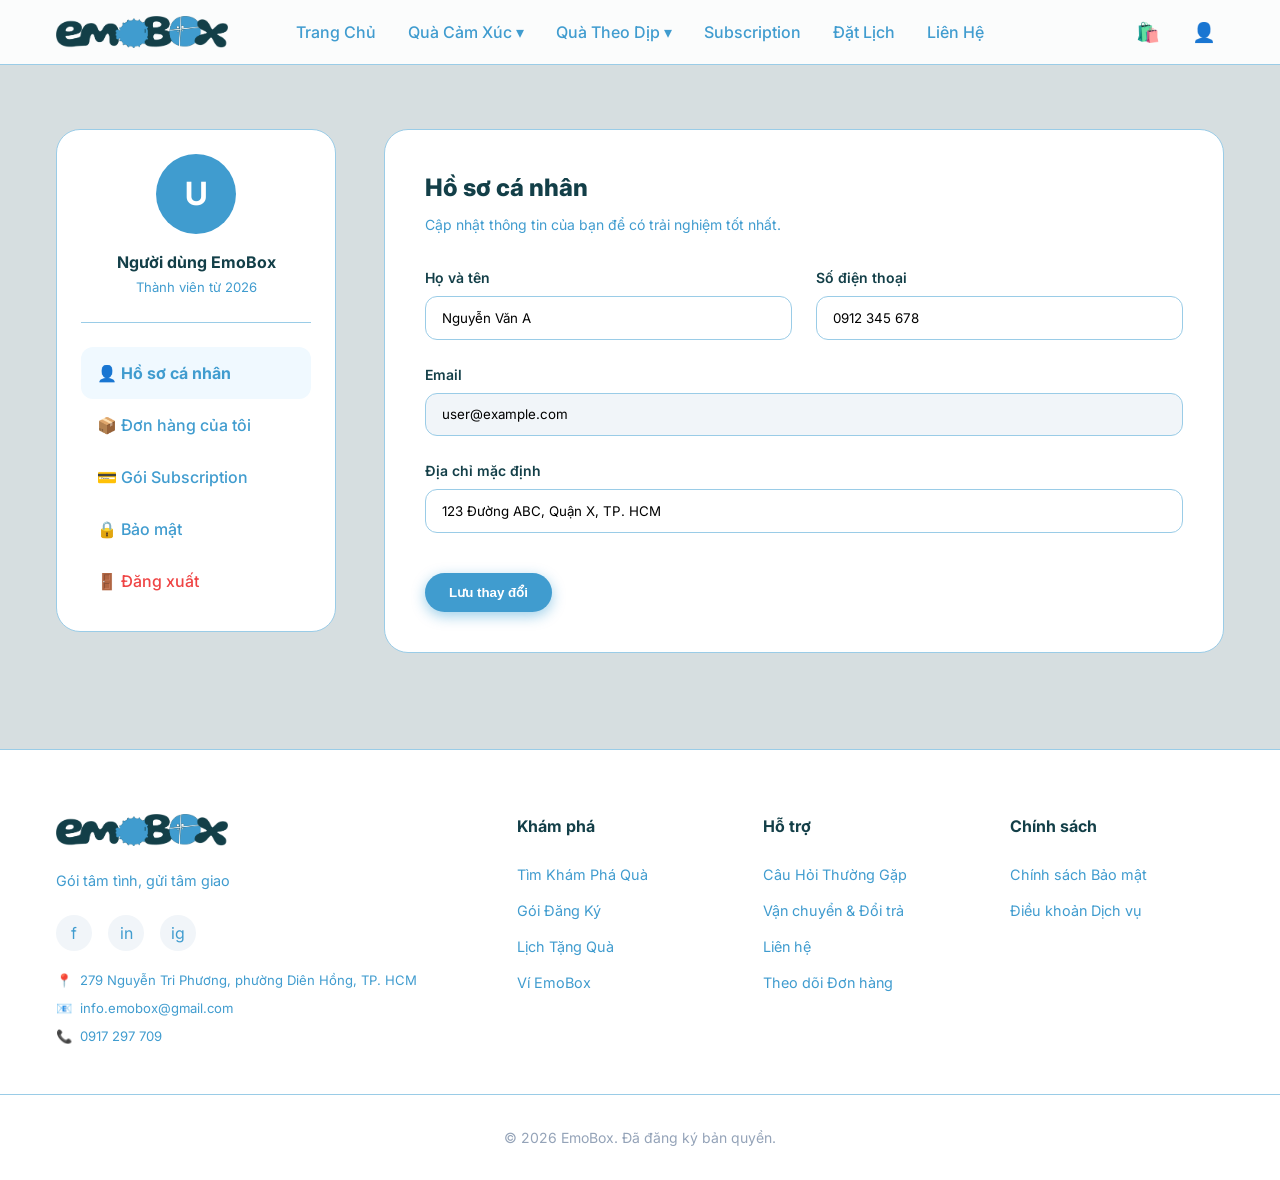
<file: account.html>
<!DOCTYPE html>
<html lang="vi">
<head>
  <meta charset="UTF-8" />
  <meta name="viewport" content="width=device-width, initial-scale=1.0" />
  <title>Tài Khoản - EmoBox</title>
  <link rel="preconnect" href="https://fonts.googleapis.com" />
  <link rel="preconnect" href="https://fonts.gstatic.com" crossorigin />
  <link href="https://fonts.googleapis.com/css2?family=Playfair+Display:ital,wght@0,700;1,400&family=Inter:wght@400;500;600;700&display=swap" rel="stylesheet" />
  <link rel="stylesheet" href="style.css" />
  <style>
    .account-container { padding-top: 4rem; padding-bottom: 6rem; }
    .account-layout { display: grid; grid-template-columns: 280px 1fr; gap: 3rem; }
    
    .account-sidebar { background: white; border-radius: 24px; border: 1px solid var(--border); padding: 1.5rem; height: fit-content; }
    .sidebar-user { text-align: center; padding-bottom: 1.5rem; border-bottom: 1px solid var(--border); margin-bottom: 1.5rem; }
    .user-avatar-lg { width: 80px; height: 80px; background: var(--primary); color: white; border-radius: 50%; display: flex; align-items: center; justify-content: center; font-size: 2rem; font-weight: 700; margin: 0 auto 1rem; }
    
    .sidebar-nav { list-style: none; }
    .sidebar-nav-item { padding: 0.875rem 1rem; border-radius: 12px; cursor: pointer; transition: 0.2s; color: var(--text-muted); font-weight: 500; display: flex; align-items: center; gap: 0.75rem; }
    .sidebar-nav-item:hover { background: #f8fafc; color: var(--text-main); }
    .sidebar-nav-item.active { background: #f0f9ff; color: var(--primary); font-weight: 700; }
    
    .account-content { background: white; border-radius: 24px; border: 1px solid var(--border); padding: 2.5rem; }
    .content-section { display: none; }
    .content-section.active { display: block; }
    
    .form-grid { display: grid; grid-template-columns: 1fr 1fr; gap: 1.5rem; margin-top: 2rem; }
    .form-group { margin-bottom: 1.5rem; }
    .form-label { display: block; font-size: 0.875rem; font-weight: 600; margin-bottom: 0.5rem; color: var(--text-main); }
    .form-input { width: 100%; padding: 0.8rem 1rem; border: 1px solid var(--border); border-radius: 12px; font-family: inherit; transition: border-color 0.2s; }
    .form-input:focus { outline: none; border-color: var(--primary); }

    @media (max-width: 992px) {
      .account-layout { grid-template-columns: 1fr; }
      .account-sidebar { display: flex; overflow-x: auto; padding: 1rem; gap: 1rem; }
      .sidebar-user { display: none; }
      .sidebar-nav { display: flex; gap: 0.5rem; }
      .sidebar-nav-item { white-space: nowrap; }
    }
  </style>
</head>
<body>
  <!-- NAVBAR -->
  <nav class="navbar" id="navbar">
    <div class="container nav-inner">
      <a href="index.html" class="nav-logo">
        <img src="Logo.png" alt="EmoBox Logo" style="height: 32px; object-fit: contain;">
      </a>
      <div class="nav-links" id="navLinks">
        <a href="index.html" class="nav-link">Trang Chủ</a>
        <div class="nav-dropdown">
          <a href="emotion-gifts.html" class="nav-link">Quà Cảm Xúc <span class="chevron">▾</span></a>
          <div class="dropdown-menu">
            <a href="emotion-gifts.html?cat=an-ui-dong-vien" class="dropdown-item">An ủi và động viên</a>
            <a href="emotion-gifts.html?cat=xin-loi-lam-hoa" class="dropdown-item">Xin lỗi và làm hòa</a>
            <a href="emotion-gifts.html?cat=tiep-suc-truyen-dong-luc" class="dropdown-item">Tiếp sức và truyền động lực</a>
            <a href="emotion-gifts.html?cat=yeu-thuong-quan-tam" class="dropdown-item">Yêu thương và quan tâm</a>
            <a href="emotion-gifts.html?cat=chuc-mung-an-mung" class="dropdown-item">Chúc mừng và ăn mừng</a>
            <a href="emotion-gifts.html?cat=healing-self-care" class="dropdown-item">Healing & Self-care</a>
          </div>
        </div>
        <div class="nav-dropdown">
          <a href="occasion-gifts.html" class="nav-link">Quà Theo Dịp <span class="chevron">▾</span></a>
          <div class="dropdown-menu">
            <a href="occasion-gifts.html?cat=tet" class="dropdown-item">Tết</a>
            <a href="occasion-gifts.html?cat=valentine" class="dropdown-item">Valentine</a>
            <a href="occasion-gifts.html?cat=8-3-20-10" class="dropdown-item">8/3 + 20/10</a>
            <a href="occasion-gifts.html?cat=trung-thu" class="dropdown-item">Trung Thu</a>
            <a href="occasion-gifts.html?cat=20-11" class="dropdown-item">20/11</a>
            <a href="occasion-gifts.html?cat=noel" class="dropdown-item">Noel</a>
          </div>
        </div>
        <a href="plans.html" class="nav-link">Subscription</a>
        <a href="calendar.html" class="nav-link">Đặt Lịch</a>
        <a href="contact.html" class="nav-link">Liên Hệ</a>
      </div>
      <div class="nav-actions">
        <a href="cart.html" class="btn-icon" id="cartBtn" title="Giỏ hàng">
          🛍️
          <span class="cart-badge" id="cartBadge">0</span>
        </a>
        <button class="btn-icon" onclick="toggleUserMenu()" id="userBtn" title="Tài khoản">👤</button>
        <div class="user-menu" id="userMenu">
          <div class="user-menu-header">
            <div class="user-avatar-sm">U</div>
            <div>
              <p class="user-name">Tài Khoản</p>
              <p class="user-sub">Xem thông tin của bạn</p>
            </div>
          </div>
          <div class="user-menu-body">
            <a href="account.html" class="user-menu-item active">📋 Hồ sơ</a>
            <a href="cart.html" class="user-menu-item">📦 Đơn hàng</a>
            <a href="plans.html" class="user-menu-item">💳 Subscription</a>
            <a href="calendar.html" class="user-menu-item">📅 Lịch tặng quà</a>
            <a href="wallet.html" class="user-menu-item">💰 Ví EmoBox</a>
          </div>
        </div>
        <button class="hamburger" id="hamburger" onclick="toggleNav()">☰</button>
      </div>
    </div>
  </nav>

  <main class="container account-container">
    <div class="account-layout">
      <aside class="account-sidebar">
        <div class="sidebar-user">
          <div class="user-avatar-lg" id="userInitial">U</div>
          <h4 id="userNameDisplay">Người dùng EmoBox</h4>
          <p class="section-subtitle" style="font-size: 0.82rem; margin-top: 0.25rem;">Thành viên từ 2026</p>
        </div>
        <ul class="sidebar-nav">
          <li class="sidebar-nav-item active" onclick="switchTab('profile', this)">👤 Hồ sơ cá nhân</li>
          <li class="sidebar-nav-item" onclick="switchTab('orders', this)">📦 Đơn hàng của tôi</li>
          <li class="sidebar-nav-item" onclick="switchTab('subscription', this)">💳 Gói Subscription</li>
          <li class="sidebar-nav-item" onclick="switchTab('security', this)">🔒 Bảo mật</li>
          <li class="sidebar-nav-item" style="color: #ef4444;" onclick="handleLogout()">🚪 Đăng xuất</li>
        </ul>
      </aside>

      <div class="account-content">
        <!-- Profile Section -->
        <section id="profile" class="content-section active">
          <h2 style="margin-bottom: 0.5rem; font-weight: 800;">Hồ sơ cá nhân</h2>
          <p style="color: var(--text-muted); font-size: 0.875rem;">Cập nhật thông tin của bạn để có trải nghiệm tốt nhất.</p>
          
          <div class="form-grid">
            <div class="form-group">
              <label class="form-label">Họ và tên</label>
              <input type="text" class="form-input" id="profileName" value="Nguyễn Văn A">
            </div>
            <div class="form-group">
              <label class="form-label">Số điện thoại</label>
              <input type="tel" class="form-input" id="profilePhone" value="0912 345 678">
            </div>
          </div>
          
          <div class="form-group">
            <label class="form-label">Email</label>
            <input type="email" class="form-input" id="profileEmail" value="user@example.com" readonly style="background: #f1f5f9; cursor: not-allowed;">
          </div>
          
          <div class="form-group">
            <label class="form-label">Địa chỉ mặc định</label>
            <input type="text" class="form-input" id="profileAddress" value="123 Đường ABC, Quận X, TP. HCM">
          </div>
          
          <button class="btn btn-primary" onclick="saveProfile()" style="margin-top: 1rem;">Lưu thay đổi</button>
        </section>

        <!-- Orders Section -->
        <section id="orders" class="content-section">
          <h2 style="margin-bottom: 2rem; font-weight: 800;">Đơn hàng của tôi</h2>
          <div style="text-align: center; padding: 4rem 0;">
            <p style="color: var(--text-muted); font-size: 1rem;">Bạn chưa có đơn hàng nào.</p>
            <a href="index.html" class="btn btn-ghost" style="margin-top: 1rem;">Mua sắm ngay</a>
          </div>
        </section>

        <!-- Subscription Section -->
        <section id="subscription" class="content-section">
          <h2 style="margin-bottom: 0.5rem; font-weight: 800;">Gói Subscription</h2>
          <p style="color: var(--text-muted); font-size: 0.875rem; margin-bottom: 2rem;">Quản lý gói thành viên và quyền lợi của bạn.</p>
          
          <div style="background: #f0f9ff; border: 1px solid #bae6fd; padding: 2rem; border-radius: 20px; display: flex; justify-content: space-between; align-items: center;">
            <div>
              <span style="display: inline-block; background: var(--primary); color: white; padding: 0.25rem 0.75rem; border-radius: 999px; font-size: 0.75rem; font-weight: 700; margin-bottom: 0.75rem; text-transform: uppercase;">Gói hiện tại</span>
              <h3 style="color: var(--primary); font-weight: 800; font-size: 1.5rem;" id="currentPlanName">Gói Premium (12 Tháng)</h3>
              <p style="color: #0369a1; font-size: 0.875rem; margin-top: 0.25rem;" id="planExpiryDate">Ngày hết hạn: --</p>
            </div>
            <a href="plans.html" class="btn btn-primary">Nâng cấp ngay</a>
          </div>
          
          <div style="margin-top: 3rem;">
            <h4 style="margin-bottom: 1.25rem; font-weight: 700;">Quyền lợi đang có</h4>
            <ul id="planBenefitsList" style="list-style: none; display: flex; flex-direction: column; gap: 0.85rem;"></ul>
          </div>
        </section>

        <!-- Security Section -->
        <section id="security" class="content-section">
          <h2 style="margin-bottom: 2rem; font-weight: 800;">Bảo mật tài khoản</h2>
          <div class="form-group">
            <label class="form-label">Mật khẩu hiện tại</label>
            <input type="password" class="form-input" placeholder="••••••••">
          </div>
          <div class="form-group">
            <label class="form-label">Mật khẩu mới</label>
            <input type="password" class="form-input" placeholder="Nhập mật khẩu mới">
          </div>
          <div class="form-group">
            <label class="form-label">Xác nhận mật khẩu mới</label>
            <input type="password" class="form-input" placeholder="Nhập lại mật khẩu mới">
          </div>
          <button class="btn btn-primary">Cập nhật mật khẩu</button>
        </section>
      </div>
    </div>
  </main>

  <!-- FOOTER -->
  <footer class="footer">
    <div class="container footer-grid">
      <div class="footer-brand">
        <span class="footer-logo" style="display: block; margin-bottom: 1rem;">
          <img src="Logo.png" alt="EmoBox Logo" style="height: 32px; object-fit: contain;">
        </span>
        <p class="footer-tagline">Gói tâm tình, gửi tâm giao</p>
        <div class="footer-socials">
          <a href="https://www.facebook.com/profile.php?id=61564729661320" target="_blank" class="social-btn">f</a>
          <a href="#" class="social-btn">in</a>
          <a href="#" class="social-btn">ig</a>
        </div>
        <div style="margin-top: 1.25rem; display: flex; flex-direction: column; gap: 0.5rem;">
          <p style="font-size: 0.82rem; color: var(--text-muted); display: flex; align-items: flex-start; gap: 0.5rem;">
            <span>📍</span><span>279 Nguyễn Tri Phương, phường Diên Hồng, TP. HCM</span>
          </p>
          <p style="font-size: 0.82rem; color: var(--text-muted); display: flex; align-items: center; gap: 0.5rem;">
            <span>📧</span><a href="mailto:info.emobox@gmail.com" style="color: var(--text-muted); text-decoration: none;">info.emobox@gmail.com</a>
          </p>
          <p style="font-size: 0.82rem; color: var(--text-muted); display: flex; align-items: center; gap: 0.5rem;">
            <span>📞</span><a href="tel:0917297709" style="color: var(--text-muted); text-decoration: none;">0917 297 709</a>
          </p>
        </div>
      </div>
      <div class="footer-col">
        <h4>Khám phá</h4>
        <ul>
          <li><a href="finder.html">Tìm Khám Phá Quà</a></li>
          <li><a href="plans.html">Gói Đăng Ký</a></li>
          <li><a href="calendar.html">Lịch Tặng Quà</a></li>
          <li><a href="wallet.html">Ví EmoBox</a></li>
        </ul>
      </div>
      <div class="footer-col">
        <h4>Hỗ trợ</h4>
        <ul>
          <li><a href="#">Câu Hỏi Thường Gặp</a></li>
          <li><a href="#">Vận chuyển & Đổi trả</a></li>
          <li><a href="contact.html">Liên hệ</a></li>
          <li><a href="#">Theo dõi Đơn hàng</a></li>
        </ul>
      </div>
      <div class="footer-col">
        <h4>Chính sách</h4>
        <ul>
          <li><a href="#">Chính sách Bảo mật</a></li>
          <li><a href="#">Điều khoản Dịch vụ</a></li>
        </ul>
      </div>
    </div>
    <div class="footer-bottom">
      <p>© 2026 EmoBox. Đã đăng ký bản quyền.</p>
    </div>
  </footer>

  <div class="toast" id="toast"></div>

  <script src="data.js"></script>
  <script src="app.js"></script>
  <script>
    function switchTab(tabId, el) {
      document.querySelectorAll('.content-section').forEach(sec => sec.classList.remove('active'));
      document.getElementById(tabId).classList.add('active');
      
      document.querySelectorAll('.sidebar-nav-item').forEach(item => item.classList.remove('active'));
      el.classList.add('active');
    }

    function initAccount() {
      const user = JSON.parse(localStorage.getItem('emobox_user'));
      if (user) {
        document.getElementById('profileName').value = user.name || '';
        document.getElementById('profileEmail').value = user.email || '';
        document.getElementById('profilePhone').value = user.phone || '';
        document.getElementById('profileAddress').value = user.address || '';
        document.getElementById('userNameDisplay').textContent = user.name || 'Người dùng EmoBox';
        document.getElementById('userInitial').textContent = (user.name || 'U').charAt(0).toUpperCase();

        const planBenefits = {
          'none': [],
          '3-months': [
            'Đặt lịch tặng quà linh hoạt trong suốt 3 tháng',
            'Ưu đãi giảm 5% cho các sản phẩm vào dịp lễ',
            'Miễn phí giao hàng cho tất cả đơn hàng',
            'Truy cập tính năng “Build Your Own Box” để tự thiết kế hộp quà theo nhu cầu'
          ],
          '6-months': [
            'Đặt lịch tặng quà linh hoạt trong suốt 6 tháng',
            'Ưu đãi giảm 7% cho các sản phẩm vào dịp lễ',
            'Miễn phí giao hàng cho tất cả đơn hàng',
            'Truy cập tính năng “Build Your Own Box” để tự thiết kế hộp quà theo nhu cầu'
          ],
          '12-months': [
            'Đặt lịch tặng quà linh hoạt trong suốt 12 tháng',
            'Ưu đãi giảm 10% cho các sản phẩm vào dịp lễ',
            'Miễn phí giao hàng cho tất cả đơn hàng',
            'Truy cập tính năng “Build Your Own Box” để tự thiết kế hộp quà theo nhu cầu'
          ]
        };

        const planPrices = {
          'none': '',
          '3-months': '299.000 đ/gói',
          '6-months': '499.000 đ/gói',
          '12-months': '799.000 đ/gói'
        };

        const benefitsList = document.getElementById('planBenefitsList');
        const benefits = planBenefits[user.plan] || [];
        if (benefits.length > 0) {
          benefitsList.innerHTML = benefits.map(b =>
            `<li style="display: flex; align-items: flex-start; gap: 0.75rem; font-size: 0.9rem;">
              <span style="color: #059669; font-size: 1rem; flex-shrink: 0; margin-top: 0.1rem;">✅</span>
              <span>${b}</span>
            </li>`
          ).join('');
          
          const price = planPrices[user.plan];
          if (price) {
            benefitsList.insertAdjacentHTML('beforebegin', `<p style="font-size: 0.85rem; color: var(--text-muted); margin-bottom: 1rem;">Giá gói: <strong style="color: #0284c7;">${price}</strong></p>`);
          }
        } else {
          benefitsList.innerHTML = '<li style="color: var(--text-muted);">Bạn chưa đăng ký gói nào. <a href="plans.html" style="color: var(--primary);">Xem các gói</a></li>';
        }

        const planNames = {
          'none': 'Chưa đăng ký',
          '3-months': 'Gói Essential (3 Tháng)',
          '6-months': 'Gói Popular (6 Tháng)',
          '12-months': 'Gói Premium (12 Tháng)'
        };
        document.getElementById('currentPlanName').textContent = planNames[user.plan] || 'Chưa đăng ký';

        // Compute expiry date from registeredAt + plan months
        const planMonths = { 'none': 0, '3-months': 3, '6-months': 6, '12-months': 12 };
        const months = planMonths[user.plan] || 0;
        const expiryEl = document.getElementById('planExpiryDate');
        if (months > 0 && user.registeredAt) {
          const reg = new Date(user.registeredAt);
          reg.setMonth(reg.getMonth() + months);
          const day = String(reg.getDate()).padStart(2, '0');
          const month = String(reg.getMonth() + 1).padStart(2, '0');
          const year = reg.getFullYear();
          expiryEl.textContent = `Ngày hết hạn: ${day}/${month}/${year}`;
        } else if (months === 0) {
          expiryEl.textContent = 'Chưa có gói nào hoạt động';
        } else {
          expiryEl.textContent = 'Ngày hết hạn: Không xác định';
        }
      }
    }

    function saveProfile() {
      const user = JSON.parse(localStorage.getItem('emobox_user')) || {};
      user.name = document.getElementById('profileName').value;
      user.phone = document.getElementById('profilePhone').value;
      user.address = document.getElementById('profileAddress').value;
      
      localStorage.setItem('emobox_user', JSON.stringify(user));
      document.getElementById('userNameDisplay').textContent = user.name;
      document.getElementById('userInitial').textContent = user.name.charAt(0).toUpperCase();
      
      showToast('✅ Đã cập nhật hồ sơ thành công!');
    }

    function handleLogout() {
      localStorage.removeItem('emobox_user');
      window.location.href = 'login.html';
    }

    document.addEventListener('DOMContentLoaded', initAccount);
  </script>
</body>
</html>
</file>
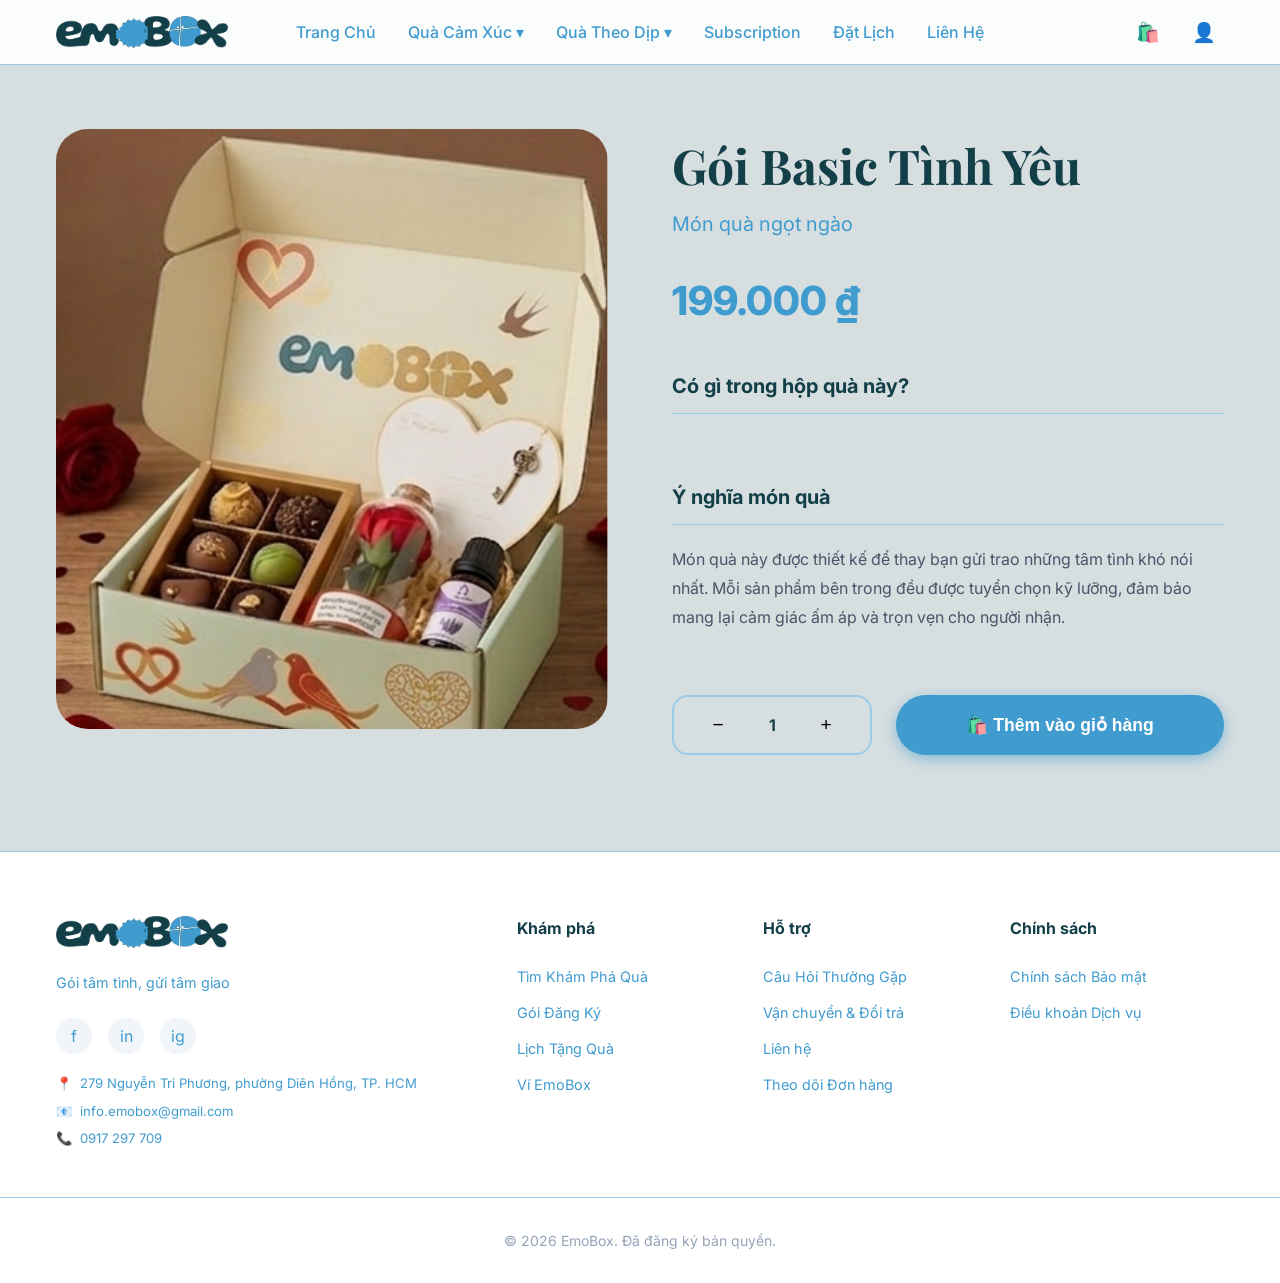
<file: box-detail.html>
<!DOCTYPE html>
<html lang="vi">
<head>
  <meta charset="UTF-8" />
  <meta name="viewport" content="width=device-width, initial-scale=1.0" />
  <title>Chi Tiết Hộp Quà - EmoBox</title>
  <link rel="preconnect" href="https://fonts.googleapis.com" />
  <link rel="preconnect" href="https://fonts.gstatic.com" crossorigin />
  <link href="https://fonts.googleapis.com/css2?family=Playfair+Display:ital,wght@0,700;1,400&family=Inter:wght@400;500;600;700&display=swap" rel="stylesheet" />
  <link rel="stylesheet" href="style.css" />
  <style>
    .detail-container { padding-top: 4rem; padding-bottom: 6rem; }
    .detail-layout { display: grid; grid-template-columns: 1fr 1fr; gap: 4rem; }
    
    .detail-gallery { border-radius: 32px; overflow: hidden; background: #f1f5f9; position: sticky; top: 100px; height: 600px; }
    .detail-gallery img { width: 100%; height: 100%; object-fit: cover; }
    
    .detail-info h1 { font-family: var(--font-serif); font-size: 3rem; margin-bottom: 0.5rem; }
    .detail-tagline { font-size: 1.25rem; color: var(--text-muted); margin-bottom: 2rem; }
    .detail-price { font-size: 2.5rem; font-weight: 800; color: var(--primary); margin-bottom: 2.5rem; }
    
    .detail-section { margin-bottom: 3rem; }
    .detail-section h3 { font-size: 1.25rem; font-weight: 700; margin-bottom: 1.25rem; padding-bottom: 0.75rem; border-bottom: 1px solid var(--border); }
    
    .items-list { list-style: none; display: grid; grid-template-columns: 1fr 1fr; gap: 1rem; }
    .items-list li { display: flex; align-items: center; gap: 0.75rem; font-size: 0.95rem; color: #475569; }
    
    .action-bar { display: flex; gap: 1.5rem; margin-top: 4rem; }
    .qty-input { display: flex; align-items: center; gap: 1.5rem; border: 2px solid var(--border); border-radius: 16px; padding: 0.5rem 1.5rem; }
    
    @media (max-width: 992px) {
      .detail-layout { grid-template-columns: 1fr; }
      .detail-gallery { position: static; height: 400px; }
    }
  </style>
</head>
<body>
  <!-- NAVBAR -->
  <nav class="navbar" id="navbar">
    <div class="container nav-inner">
      <a href="index.html" class="nav-logo">
        <img src="Logo.png" alt="EmoBox Logo" style="height: 32px; object-fit: contain;">
      </a>
      <div class="nav-links" id="navLinks">
        <a href="index.html" class="nav-link">Trang Chủ</a>
        <div class="nav-dropdown">
          <a href="emotion-gifts.html" class="nav-link">Quà Cảm Xúc <span class="chevron">▾</span></a>
          <div class="dropdown-menu">
            <a href="emotion-gifts.html?cat=an-ui-dong-vien" class="dropdown-item">An ủi và động viên</a>
            <a href="emotion-gifts.html?cat=xin-loi-lam-hoa" class="dropdown-item">Xin lỗi và làm hòa</a>
            <a href="emotion-gifts.html?cat=tiep-suc-truyen-dong-luc" class="dropdown-item">Tiếp sức và truyền động lực</a>
            <a href="emotion-gifts.html?cat=yeu-thuong-quan-tam" class="dropdown-item">Yêu thương và quan tâm</a>
            <a href="emotion-gifts.html?cat=chuc-mung-an-mung" class="dropdown-item">Chúc mừng và ăn mừng</a>
            <a href="emotion-gifts.html?cat=healing-self-care" class="dropdown-item">Healing & Self-care</a>
          </div>
        </div>
        <div class="nav-dropdown">
          <a href="occasion-gifts.html" class="nav-link">Quà Theo Dịp <span class="chevron">▾</span></a>
          <div class="dropdown-menu">
            <a href="occasion-gifts.html?cat=tet" class="dropdown-item">Tết</a>
            <a href="occasion-gifts.html?cat=valentine" class="dropdown-item">Valentine</a>
            <a href="occasion-gifts.html?cat=8-3-20-10" class="dropdown-item">8/3 + 20/10</a>
            <a href="occasion-gifts.html?cat=trung-thu" class="dropdown-item">Trung Thu</a>
            <a href="occasion-gifts.html?cat=20-11" class="dropdown-item">20/11</a>
            <a href="occasion-gifts.html?cat=noel" class="dropdown-item">Noel</a>
          </div>
        </div>
        <a href="plans.html" class="nav-link">Subscription</a>
        <a href="calendar.html" class="nav-link">Đặt Lịch</a>
        <a href="contact.html" class="nav-link">Liên Hệ</a>
      </div>
      <div class="nav-actions">
        <a href="cart.html" class="btn-icon" id="cartBtn" title="Giỏ hàng">
          🛍️
          <span class="cart-badge" id="cartBadge">0</span>
        </a>
        <button class="btn-icon" onclick="toggleUserMenu()" id="userBtn" title="Tài khoản">👤</button>
        <div class="user-menu" id="userMenu">
          <div class="user-menu-header">
            <div class="user-avatar-sm">U</div>
            <div>
              <p class="user-name">Tài Khoản</p>
              <p class="user-sub">Xem thông tin của bạn</p>
            </div>
          </div>
          <div class="user-menu-body">
            <a href="account.html" class="user-menu-item">📋 Hồ sơ</a>
            <a href="cart.html" class="user-menu-item">📦 Đơn hàng</a>
            <a href="plans.html" class="user-menu-item">💳 Subscription</a>
            <a href="calendar.html" class="user-menu-item">📅 Lịch tặng quà</a>
            <a href="wallet.html" class="user-menu-item">💰 Ví EmoBox</a>
          </div>
        </div>
        <button class="hamburger" id="hamburger" onclick="toggleNav()">☰</button>
      </div>
    </div>
  </nav>

  <main class="container detail-container">
    <div class="detail-layout" id="detailContent">
      <!-- Image Gallery -->
      <div class="detail-gallery">
        <img id="boxImage" src="" alt="Hộp quà">
      </div>

      <!-- Information -->
      <div class="detail-info">
        <h1 id="boxName">Hộp Quà</h1>
        <p class="detail-tagline" id="boxTagline"></p>
        
        <div class="detail-price" id="boxPrice">0 đ</div>
        
        <div class="detail-section">
          <h3>Có gì trong hộp quà này?</h3>
          <ul class="items-list" id="boxItems">
            <!-- Items rendered by JS -->
          </ul>
        </div>
        
        <div class="detail-section">
          <h3>Ý nghĩa món quà</h3>
          <p id="boxDescription" style="line-height: 1.8; color: #475569;">
            Món quà này được thiết kế để thay bạn gửi trao những tâm tình khó nói nhất. Mỗi sản phẩm bên trong đều được tuyển chọn kỹ lưỡng, đảm bảo mang lại cảm giác ấm áp và trọn vẹn cho người nhận.
          </p>
        </div>
        
        <div class="action-bar">
          <div class="qty-input">
            <button class="btn-icon" onclick="updateQty(-1)">−</button>
            <span id="quantity" style="font-weight: 700; width: 20px; text-align: center;">1</span>
            <button class="btn-icon" onclick="updateQty(1)">+</button>
          </div>
          <button class="btn btn-primary" onclick="handleAddClick()" style="flex: 1; height: 60px; font-size: 1.1rem;">🛍️ Thêm vào giỏ hàng</button>
        </div>
      </div>
    </div>
  </main>

  <!-- FOOTER -->
  <footer class="footer">
    <div class="container footer-grid">
      <div class="footer-brand">
        <span class="footer-logo" style="display: block; margin-bottom: 1rem;">
          <img src="Logo.png" alt="EmoBox Logo" style="height: 32px; object-fit: contain;">
        </span>
        <p class="footer-tagline">Gói tâm tình, gửi tâm giao</p>
        <div class="footer-socials">
          <a href="https://www.facebook.com/profile.php?id=61564729661320" target="_blank" class="social-btn">f</a>
          <a href="#" class="social-btn">in</a>
          <a href="#" class="social-btn">ig</a>
        </div>
        <div style="margin-top: 1.25rem; display: flex; flex-direction: column; gap: 0.5rem;">
          <p style="font-size: 0.82rem; color: var(--text-muted); display: flex; align-items: flex-start; gap: 0.5rem;">
            <span>📍</span><span>279 Nguyễn Tri Phương, phường Diên Hồng, TP. HCM</span>
          </p>
          <p style="font-size: 0.82rem; color: var(--text-muted); display: flex; align-items: center; gap: 0.5rem;">
            <span>📧</span><a href="mailto:info.emobox@gmail.com" style="color: var(--text-muted); text-decoration: none;">info.emobox@gmail.com</a>
          </p>
          <p style="font-size: 0.82rem; color: var(--text-muted); display: flex; align-items: center; gap: 0.5rem;">
            <span>📞</span><a href="tel:0917297709" style="color: var(--text-muted); text-decoration: none;">0917 297 709</a>
          </p>
        </div>
      </div>
      <div class="footer-col">
        <h4>Khám phá</h4>
        <ul>
          <li><a href="finder.html">Tìm Khám Phá Quà</a></li>
          <li><a href="plans.html">Gói Đăng Ký</a></li>
          <li><a href="calendar.html">Lịch Tặng Quà</a></li>
          <li><a href="wallet.html">Ví EmoBox</a></li>
        </ul>
      </div>
      <div class="footer-col">
        <h4>Hỗ trợ</h4>
        <ul>
          <li><a href="#">Câu Hỏi Thường Gặp</a></li>
          <li><a href="#">Vận chuyển & Đổi trả</a></li>
          <li><a href="contact.html">Liên hệ</a></li>
          <li><a href="#">Theo dõi Đơn hàng</a></li>
        </ul>
      </div>
      <div class="footer-col">
        <h4>Chính sách</h4>
        <ul>
          <li><a href="#">Chính sách Bảo mật</a></li>
          <li><a href="#">Điều khoản Dịch vụ</a></li>
        </ul>
      </div>
    </div>
    <div class="footer-bottom">
      <p>© 2026 EmoBox. Đã đăng ký bản quyền.</p>
    </div>
  </footer>

  <div class="toast" id="toast"></div>

  <script src="data.js"></script>
  <script src="app.js"></script>
  <script>
    let qty = 1;
    let currentBox = null;

    function renderBoxDetail() {
      const urlParams = new URLSearchParams(window.location.search);
      const id = urlParams.get('id');
      
      currentBox = FEATURED_BOXES.find(b => b.id === id) || FEATURED_BOXES[0];
      
      document.getElementById('boxName').textContent = currentBox.name;
      document.getElementById('boxTagline').textContent = currentBox.tagline;
      document.getElementById('boxPrice').textContent = formatPrice(currentBox.price);
      document.getElementById('boxImage').src = currentBox.image;
      
      const itemsList = document.getElementById('boxItems');
      itemsList.innerHTML = currentBox.items.map(item => `
        <li><span>✨</span> ${item}</li>
      `).join('');
    }

    function updateQty(delta) {
      qty = Math.max(1, qty + delta);
      document.getElementById('quantity').textContent = qty;
    }

    function handleAddClick() {
      if (currentBox) {
        for(let i=0; i<qty; i++) {
          addToCart(currentBox.id);
        }
        showToast(`🛍️ Đã thêm ${qty} ${currentBox.name} vào giỏ hàng!`);
      }
    }

    document.addEventListener('DOMContentLoaded', renderBoxDetail);
  </script>
</body>
</html>
</file>
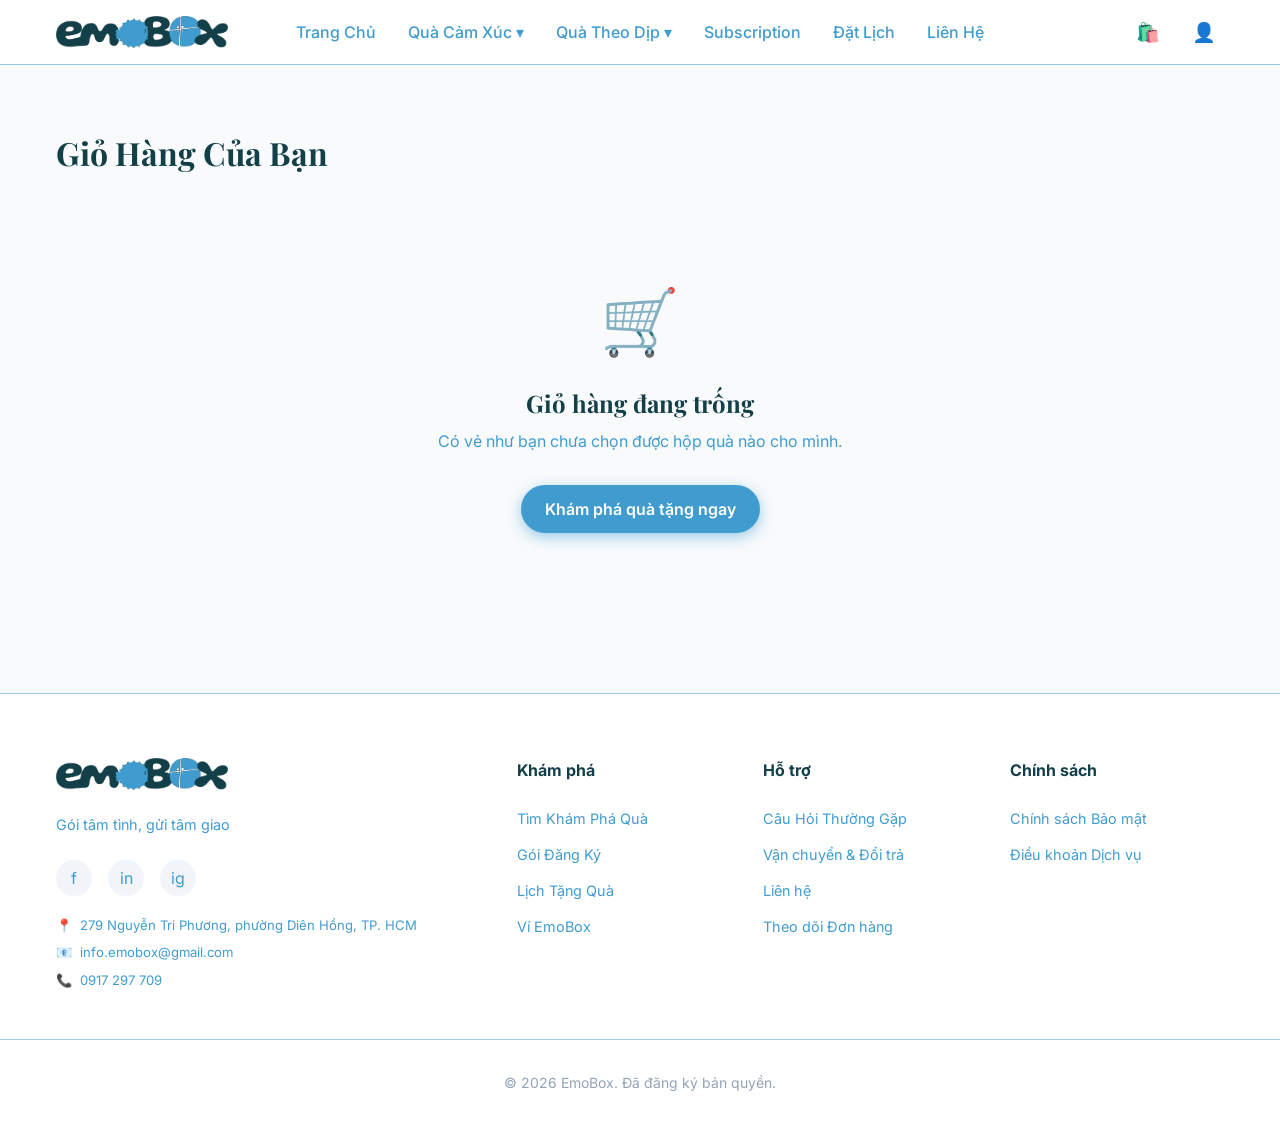
<file: cart.html>
<!DOCTYPE html>
<html lang="vi">
<head>
  <meta charset="UTF-8" />
  <meta name="viewport" content="width=device-width, initial-scale=1.0" />
  <title>Giỏ Hàng - EmoBox</title>
  <link rel="preconnect" href="https://fonts.googleapis.com" />
  <link rel="preconnect" href="https://fonts.gstatic.com" crossorigin />
  <link href="https://fonts.googleapis.com/css2?family=Playfair+Display:ital,wght@0,700;1,400&family=Inter:wght@400;500;600;700&display=swap" rel="stylesheet" />
  <link rel="stylesheet" href="style.css" />
  <style>
    body { background: #f8fafc; }
    .cart-container { padding-top: 4rem; padding-bottom: 6rem; }
    .cart-layout { display: grid; grid-template-columns: 1fr 380px; gap: 2.5rem; }
    
    .cart-item { background: white; border-radius: 20px; border: 1px solid var(--border); padding: 1.5rem; display: flex; gap: 1.5rem; align-items: center; position: relative; }
    
    .cart-item-img { width: 110px; height: 110px; border-radius: 16px; object-fit: cover; background: #f1f5f9; flex-shrink: 0; }
    .cart-item-info { flex: 1; }
    .cart-item-info h4 { margin-bottom: 0.25rem; font-size: 1.1rem; color: #0f172a; }
    .cart-item-info p { font-size: 0.85rem; color: var(--text-muted); }
    
    .cart-item-actions { display: flex; align-items: center; justify-content: space-between; margin-top: 1.25rem; width: 100%; }
    .cart-qty { display: flex; align-items: center; gap: 1rem; border: 1px solid var(--border); background: #f8fafc; border-radius: 12px; padding: 0.3rem 1rem; }
    .qty-btn { background: none; border: none; font-size: 1.2rem; cursor: pointer; color: var(--text-main); display: flex; align-items: center; justify-content: center; }
    
    .cart-item-price { font-weight: 800; font-size: 1.1rem; color: #0f172a; }
    
    .delete-btn { position: absolute; top: 1.5rem; right: 1.5rem; background: none; border: none; color: #94a3b8; cursor: pointer; font-size: 1.2rem; transition: 0.2s; }
    .delete-btn:hover { color: #ef4444; }

    .summary-card { background: white; padding: 2rem; border-radius: 20px; border: 1px solid var(--border); position: sticky; top: 100px; box-shadow: 0 10px 25px -5px rgba(0,0,0,0.02); }
    .summary-row { display: flex; justify-content: space-between; margin-bottom: 1.25rem; color: var(--text-muted); font-size: 0.95rem; }
    .summary-total { border-top: 1px solid var(--border); margin-top: 1.5rem; padding-top: 1.5rem; font-weight: 800; font-size: 1.1rem; color: var(--text-main); display: flex; justify-content: space-between; align-items: center; }
    
    .empty-cart { text-align: center; padding: 4rem 0; }
    .empty-icon { font-size: 4rem; margin-bottom: 1rem; display: block; }

    .promo-banner { background: #f0f9ff; border: 1px solid #bae6fd; border-radius: 16px; padding: 1.5rem; text-align: center; margin-top: 1rem; }

    @media (max-width: 992px) {
      .cart-layout { grid-template-columns: 1fr; }
    }
  </style>
</head>
<body>
  <!-- NAVBAR -->
  <nav class="navbar" id="navbar">
    <div class="container nav-inner">
      <a href="index.html" class="nav-logo">
        <img src="Logo.png" alt="EmoBox Logo" style="height: 32px; object-fit: contain;">
      </a>
      <div class="nav-links" id="navLinks">
        <a href="index.html" class="nav-link">Trang Chủ</a>
        <div class="nav-dropdown">
          <a href="emotion-gifts.html" class="nav-link">Quà Cảm Xúc <span class="chevron">▾</span></a>
          <div class="dropdown-menu">
            <a href="emotion-gifts.html?cat=an-ui-dong-vien" class="dropdown-item">An ủi và động viên</a>
            <a href="emotion-gifts.html?cat=xin-loi-lam-hoa" class="dropdown-item">Xin lỗi và làm hòa</a>
            <a href="emotion-gifts.html?cat=tiep-suc-truyen-dong-luc" class="dropdown-item">Tiếp sức và truyền động lực</a>
            <a href="emotion-gifts.html?cat=yeu-thuong-quan-tam" class="dropdown-item">Yêu thương và quan tâm</a>
            <a href="emotion-gifts.html?cat=chuc-mung-an-mung" class="dropdown-item">Chúc mừng và ăn mừng</a>
            <a href="emotion-gifts.html?cat=healing-self-care" class="dropdown-item">Healing & Self-care</a>
          </div>
        </div>
        <div class="nav-dropdown">
          <a href="occasion-gifts.html" class="nav-link">Quà Theo Dịp <span class="chevron">▾</span></a>
          <div class="dropdown-menu">
            <a href="occasion-gifts.html?cat=tet" class="dropdown-item">Tết</a>
            <a href="occasion-gifts.html?cat=valentine" class="dropdown-item">Valentine</a>
            <a href="occasion-gifts.html?cat=8-3-20-10" class="dropdown-item">8/3 + 20/10</a>
            <a href="occasion-gifts.html?cat=trung-thu" class="dropdown-item">Trung Thu</a>
            <a href="occasion-gifts.html?cat=20-11" class="dropdown-item">20/11</a>
            <a href="occasion-gifts.html?cat=noel" class="dropdown-item">Noel</a>
          </div>
        </div>
        <a href="plans.html" class="nav-link">Subscription</a>
        <a href="calendar.html" class="nav-link">Đặt Lịch</a>
        <a href="contact.html" class="nav-link">Liên Hệ</a>
      </div>
      <div class="nav-actions">
        <a href="cart.html" class="btn-icon" id="cartBtn" title="Giỏ hàng">
          🛍️
          <span class="cart-badge" id="cartBadge">0</span>
        </a>
        <button class="btn-icon" onclick="toggleUserMenu()" id="userBtn" title="Tài khoản">👤</button>
        <div class="user-menu" id="userMenu">
          <div class="user-menu-header">
            <div class="user-avatar-sm">U</div>
            <div>
              <p class="user-name">Tài Khoản</p>
              <p class="user-sub">Xem thông tin của bạn</p>
            </div>
          </div>
          <div class="user-menu-body">
            <a href="account.html" class="user-menu-item">📋 Hồ sơ</a>
            <a href="cart.html" class="user-menu-item active">📦 Đơn hàng</a>
            <a href="plans.html" class="user-menu-item">💳 Subscription</a>
            <a href="calendar.html" class="user-menu-item">📅 Lịch tặng quà</a>
            <a href="wallet.html" class="user-menu-item">💰 Ví EmoBox</a>
          </div>
        </div>
        <button class="hamburger" id="hamburger" onclick="toggleNav()">☰</button>
      </div>
    </div>
  </nav>

  <main class="container cart-container">
    <div class="section-header" style="text-align: left; margin-bottom: 2rem;">
      <h1 class="section-title" style="font-family: var(--font-serif); font-size: 2rem;">Giỏ Hàng Của Bạn</h1>
    </div>

    <div class="cart-layout" id="cartLayout">
      <!-- Items Column -->
      <div style="display: flex; flex-direction: column; gap: 1.5rem;">
        <div id="cartItemsList" style="display: flex; flex-direction: column; gap: 1.5rem;">
          <!-- Rendered by JS -->
        </div>
        
        <div class="promo-banner">
          <p style="color: #0369a1; font-weight: 600; margin-bottom: 0.75rem; font-size: 0.95rem;">Đăng ký mua gói để được miễn phí giao hàng ngay hôm nay!</p>
          <a href="plans.html" style="background: white; color: #0284c7; border: 1px solid #bae6fd; padding: 0.4rem 1.2rem; border-radius: 999px; font-weight: 500; font-size: 0.9rem; text-decoration: none; display: inline-block; transition: 0.2s;">Xem Các Gói</a>
        </div>
      </div>

      <!-- Summary Column -->
      <aside>
        <div class="summary-card">
          <h3 style="margin-bottom: 1.5rem; font-weight: 700; color: #0f172a; font-size: 1.1rem;">Tóm tắt đơn hàng</h3>
          <div class="summary-row">
            <span>Tạm tính</span>
            <span id="subtotal" style="font-weight: 600; color: #0f172a;">0 đ</span>
          </div>
          <div class="summary-row">
            <span>Phí Giao Hàng</span>
            <span style="font-size: 0.85rem; text-align: right; width: 140px;">Được tính ở bước Thanh toán</span>
          </div>
          <div class="summary-total">
            <span>Tổng cộng</span>
            <span id="totalPrice" style="color: #0284c7; font-size: 1.75rem; font-weight: 800;">0 đ</span>
          </div>

          <button onclick="gotoCheckout()" class="btn" style="width: 100%; height: 56px; margin-top: 1.5rem; font-size: 1.05rem; font-weight: 600; background: #0f172a; color: white; border: none; cursor: pointer; display: flex; align-items: center; justify-content: center; gap: 0.5rem; border-radius: 12px; transition: 0.2s;">
            Tiến đến Thanh Toán <span style="font-size: 1.2rem;">→</span>
          </button>
          
          <div style="text-align: center; margin-top: 1.25rem;">
            <a href="index.html" style="color: var(--text-muted); font-size: 0.9rem; text-decoration: none; font-weight: 500; display: inline-flex; align-items: center; gap: 0.5rem;">← Tiếp tục khám phá</a>
          </div>

          <div style="margin-top: 2rem; display: flex; flex-direction: column; gap: 1rem; padding-top: 1.5rem; border-top: 1px solid var(--border);">
            <div style="display: flex; align-items: center; gap: 0.75rem; color: var(--text-muted); font-size: 0.85rem;">
              <span style="color: #10b981; font-size: 1.1rem;">🛡️</span> 
              <span>Thanh toán bảo mật an toàn</span>
            </div>
            <div style="display: flex; align-items: center; gap: 0.75rem; color: var(--text-muted); font-size: 0.85rem;">
              <span style="color: #3b82f6; font-size: 1.1rem;">💳</span> 
              <span>Chấp nhận đa dạng hình thức thanh toán</span>
            </div>
          </div>
        </div>
      </aside>
    </div>

    <div id="emptyCartView" class="empty-cart" style="display: none;">
      <span class="empty-icon">🛒</span>
      <h2 style="font-family: var(--font-serif); margin-bottom: 0.5rem;">Giỏ hàng đang trống</h2>
      <p style="color: var(--text-muted); margin-bottom: 2rem;">Có vẻ như bạn chưa chọn được hộp quà nào cho mình.</p>
      <a href="finder.html" class="btn btn-primary">Khám phá quà tặng ngay</a>
    </div>
  </main>

  <!-- FOOTER -->
  <footer class="footer">
    <div class="container footer-grid">
      <div class="footer-brand">
        <span class="footer-logo" style="display: block; margin-bottom: 1rem;">
          <img src="Logo.png" alt="EmoBox Logo" style="height: 32px; object-fit: contain;">
        </span>
        <p class="footer-tagline">Gói tâm tình, gửi tâm giao</p>
        <div class="footer-socials">
          <a href="https://www.facebook.com/profile.php?id=61564729661320" target="_blank" class="social-btn">f</a>
          <a href="#" class="social-btn">in</a>
          <a href="#" class="social-btn">ig</a>
        </div>
        <div style="margin-top: 1.25rem; display: flex; flex-direction: column; gap: 0.5rem;">
          <p style="font-size: 0.82rem; color: var(--text-muted); display: flex; align-items: flex-start; gap: 0.5rem;">
            <span>📍</span><span>279 Nguyễn Tri Phương, phường Diên Hồng, TP. HCM</span>
          </p>
          <p style="font-size: 0.82rem; color: var(--text-muted); display: flex; align-items: center; gap: 0.5rem;">
            <span>📧</span><a href="mailto:info.emobox@gmail.com" style="color: var(--text-muted); text-decoration: none;">info.emobox@gmail.com</a>
          </p>
          <p style="font-size: 0.82rem; color: var(--text-muted); display: flex; align-items: center; gap: 0.5rem;">
            <span>📞</span><a href="tel:0917297709" style="color: var(--text-muted); text-decoration: none;">0917 297 709</a>
          </p>
        </div>
      </div>
      <div class="footer-col">
        <h4>Khám phá</h4>
        <ul>
          <li><a href="finder.html">Tìm Khám Phá Quà</a></li>
          <li><a href="plans.html">Gói Đăng Ký</a></li>
          <li><a href="calendar.html">Lịch Tặng Quà</a></li>
          <li><a href="wallet.html">Ví EmoBox</a></li>
        </ul>
      </div>
      <div class="footer-col">
        <h4>Hỗ trợ</h4>
        <ul>
          <li><a href="#">Câu Hỏi Thường Gặp</a></li>
          <li><a href="#">Vận chuyển & Đổi trả</a></li>
          <li><a href="contact.html">Liên hệ</a></li>
          <li><a href="#">Theo dõi Đơn hàng</a></li>
        </ul>
      </div>
      <div class="footer-col">
        <h4>Chính sách</h4>
        <ul>
          <li><a href="#">Chính sách Bảo mật</a></li>
          <li><a href="#">Điều khoản Dịch vụ</a></li>
        </ul>
      </div>
    </div>
    <div class="footer-bottom">
      <p>© 2026 EmoBox. Đã đăng ký bản quyền.</p>
    </div>
  </footer>

  <div class="toast" id="toast"></div>

  <script src="data.js"></script>
  <script src="app.js"></script>
  <script>
    let cartTotal = 0;

    function renderCart() {
      const list = document.getElementById('cartItemsList');
      const layout = document.getElementById('cartLayout');
      const emptyView = document.getElementById('emptyCartView');
      
      if (cart.length === 0) {
        layout.style.display = 'none';
        emptyView.style.display = 'block';
        return;
      }

      layout.style.display = 'grid';
      emptyView.style.display = 'none';

      let total = 0;

      function renderItems(itemsArray) {
        return itemsArray.map(item => {
          let name = '';
          let desc = '';
          let image = '';
          let itemPrice = 0;
          let itemTotal = 0;

          if (item.isPkg) {
            name = item.name;
            image = item.image ? `<img src="${item.image}" class="cart-item-img">` : `<div class="cart-item-img" style="display:flex;align-items:center;justify-content:center;font-size:2.5rem;background:linear-gradient(135deg,#e0f2fe,#bae6fd);">🎁</div>`;
            
            if (item.id && item.id.startsWith('evt_')) {
              let details = [...(item.fixedItems || []), ...(item.selectedPicks || [])].filter(Boolean).join(', ');
              desc = `
                <span style="color:#0284c7;font-size:0.85rem;font-weight:600;">📅 Đặt lịch quà tặng cho: ${item.recipient || 'Người nhận'}</span>
                <span style="display:block; color:var(--text-muted); font-size:0.8rem; margin-top:0.35rem;">📍 ${item.address || 'Chưa cập nhật địa chỉ'} | 📞 ${item.phone || 'Chưa có SĐT'}</span>
                <span style="display:block; color:var(--text-muted); font-size:0.8rem; margin-top:0.25rem;">🎁 Chi tiết: ${details || 'Chưa rõ'}</span>
              `;
            } else {
              desc = `<span style="color:var(--text-muted);font-size:0.85rem;">Màu: Màu Sắc Đặc Trưng • Giấy Kraft Truyền Thống</span>`;
            }
            
            if (item.priceNum || item.pkgPrice) {
              itemPrice = item.priceNum || item.pkgPrice;
              itemTotal = itemPrice * item.quantity;
              if (item.selected !== false) {
                total += itemTotal;
              }
            }
          } else {
            const box = FEATURED_BOXES.find(b => b.id === item.id) || FEATURED_BOXES[0];
            name = box.name;
            image = `<img src="${box.image}" class="cart-item-img">`;
            desc = `<span style="color:var(--text-muted);font-size:0.85rem;">Màu: Màu Sắc Đặc Trưng • Giấy Kraft Truyền Thống</span>`;
            itemPrice = box.price;
            itemTotal = itemPrice * item.quantity;
            if (item.selected !== false) {
              total += itemTotal;
            }
          }

          const isChecked = item.selected !== false ? 'checked' : '';

          return `
            <div class="cart-item">
              <input type="checkbox" class="cart-item-check" ${isChecked} onchange="toggleSelect('${item.id}', this.checked)" style="width: 20px; height: 20px; cursor: pointer;">
              ${image}
              <div class="cart-item-info">
                <h4>${name}</h4>
                <p>${desc}</p>
                
                <div class="cart-item-actions">
                  <div class="cart-qty">
                    <button class="qty-btn" onclick="updateQty('${item.id}', -1)">−</button>
                    <span style="font-weight: 600; font-size: 0.95rem; width: 20px; text-align: center;">${item.quantity}</span>
                    <button class="qty-btn" onclick="updateQty('${item.id}', 1)">+</button>
                  </div>
                  <div class="cart-item-price">${formatPrice(itemTotal)}</div>
                </div>
              </div>
              <button class="delete-btn" onclick="removeFromCart('${item.id}')" title="Xóa sản phẩm">🗑️</button>
            </div>
          `;
        }).join('');
      }

      let scheduledItems = cart.filter(i => i.id && i.id.startsWith('evt_'));
      let normalItems = cart.filter(i => !(i.id && i.id.startsWith('evt_')));

      let html = '';
      if (normalItems.length > 0) {
        html += `<h3 style="font-size:1.1rem; color:#0f172a; margin-bottom: 1rem;">🛍️ Sản phẩm mua ngay</h3>`;
        html += renderItems(normalItems);
      }
      
      if (scheduledItems.length > 0) {
        html += `<h3 style="font-size:1.1rem; color:#0f172a; margin-bottom: 1rem; margin-top: ${normalItems.length > 0 ? '1.5rem' : '0'}">📅 Sản phẩm đặt lịch</h3>`;
        html += renderItems(scheduledItems);
      }

      list.innerHTML = html;

      document.getElementById('subtotal').textContent = formatPrice(total);
      document.getElementById('totalPrice').textContent = formatPrice(total);
      cartTotal = total;
    }

    function updateQty(id, delta) {
      const item = cart.find(i => i.id === id);
      if (item) {
        item.quantity += delta;
        if (item.quantity <= 0) {
          cart = cart.filter(i => i.id !== id);
        }
        localStorage.setItem('emobox_cart', JSON.stringify(cart));
        updateCartBadge();
        renderCart();
      }
    }

    function removeFromCart(id) {
      cart = cart.filter(i => i.id !== id);
      localStorage.setItem('emobox_cart', JSON.stringify(cart));
      updateCartBadge();
      renderCart();
    }

    function toggleSelect(id, checked) {
      const item = cart.find(i => i.id === id);
      if (item) {
        item.selected = checked;
        localStorage.setItem('emobox_cart', JSON.stringify(cart));
        renderCart();
      }
    }

    function gotoCheckout() {
      const selectedItems = cart.filter(i => i.selected !== false);
      if (selectedItems.length === 0) {
        showToast('Vui lòng chọn ít nhất 1 sản phẩm để thanh toán!');
        return;
      }
      
      const hasScheduled = selectedItems.some(i => i.id && i.id.startsWith('evt_'));
      const hasNormal = selectedItems.some(i => !(i.id && i.id.startsWith('evt_')));
      
      if (hasScheduled && hasNormal) {
        showToast('⚠️ Không thể thanh toán chung “Sản phẩm mua ngay” và “Sản phẩm đặt lịch”. Vui lòng chọn từng nhóm để thanh toán riêng!', 5000);
        return;
      }
      
      localStorage.setItem('emobox_checkout_items', JSON.stringify(selectedItems));
      window.location.href = 'checkout.html';
    }

    document.addEventListener('DOMContentLoaded', renderCart);
  </script>
</body>
</html>
</file>
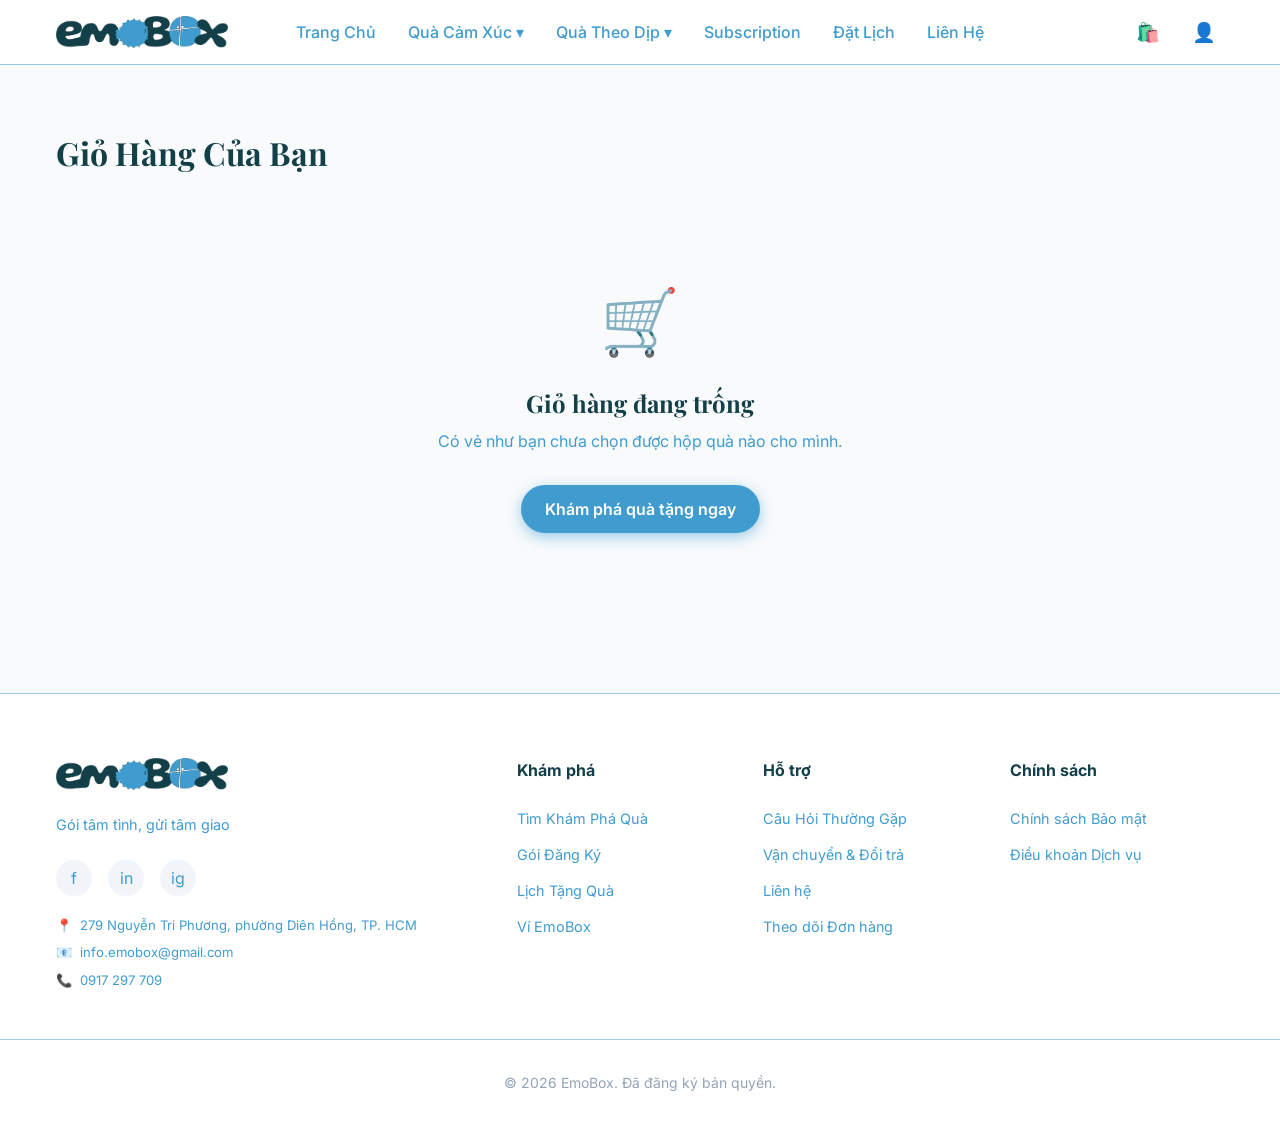
<file: checkout.html>
<!DOCTYPE html>
<html lang="vi">
<head>
  <meta charset="UTF-8" />
  <meta name="viewport" content="width=device-width, initial-scale=1.0" />
  <title>Thanh Toán - EmoBox</title>
  <link rel="preconnect" href="https://fonts.googleapis.com" />
  <link rel="preconnect" href="https://fonts.gstatic.com" crossorigin />
  <link href="https://fonts.googleapis.com/css2?family=Playfair+Display:ital,wght@0,700;1,400&family=Inter:wght@400;500;600;700&display=swap" rel="stylesheet" />
  <link rel="stylesheet" href="style.css" />
  <style>
    body { background: #f8fafc; }
    .checkout-container { padding-top: 2rem; padding-bottom: 6rem; max-width: 1100px; margin: 0 auto; }
    
    .breadcrumb { font-size: 0.85rem; color: var(--text-muted); margin-bottom: 2rem; }
    .breadcrumb a { color: var(--text-muted); text-decoration: none; }
    .breadcrumb span { margin: 0 0.5rem; }
    
    .checkout-layout { display: grid; grid-template-columns: 1.2fr 1fr; gap: 4rem; }
    
    /* Left Side Form */
    .checkout-title { font-family: var(--font-serif); font-size: 2rem; margin-bottom: 2rem; color: #0f172a; }
    
    .form-section { margin-bottom: 2.5rem; }
    .form-section-header { display: flex; justify-content: space-between; align-items: center; margin-bottom: 1.25rem; }
    .form-section-title { font-size: 1.1rem; font-weight: 700; color: #0f172a; margin: 0; }
    
    .form-group { margin-bottom: 1.25rem; }
    .form-label { display: block; font-size: 0.85rem; font-weight: 600; margin-bottom: 0.5rem; color: #334155; }
    .form-label span { color: #ef4444; }
    .form-input, .form-textarea { width: 100%; padding: 0.85rem 1rem; border: 1px solid var(--border); border-radius: 12px; font-family: inherit; font-size: 0.95rem; background: white; transition: 0.2s; }
    .form-input:focus, .form-textarea:focus { outline: none; border-color: var(--primary); box-shadow: 0 0 0 3px rgba(2, 132, 199, 0.1); }
    .form-textarea { resize: vertical; min-height: 100px; }
    
    .form-row { display: grid; grid-template-columns: 1fr 1fr; gap: 1rem; }
    
    .delivery-options { display: grid; grid-template-columns: 1fr 1fr; gap: 1rem; margin-bottom: 1rem; }
    .delivery-opt { border: 2px solid var(--border); border-radius: 12px; padding: 1.25rem; text-align: center; cursor: pointer; background: white; transition: 0.2s; }
    .delivery-opt:hover { border-color: #bae6fd; }
    .delivery-opt.active { border-color: #0ea5e9; background: #f0f9ff; color: #0369a1; }
    .delivery-opt-title { font-weight: 700; font-size: 0.95rem; margin-bottom: 0.25rem; }
    .delivery-opt-sub { font-size: 0.8rem; color: var(--text-muted); }
    
    /* Right Side Order Summary */
    .summary-box { background: white; border-radius: 24px; padding: 2rem; border: 1px solid var(--border); box-shadow: 0 10px 25px -5px rgba(0,0,0,0.02); position: sticky; top: 100px; }
    .summary-title { font-size: 1.1rem; font-weight: 700; margin-bottom: 1.5rem; color: #0f172a; }
    
    .payment-methods { display: flex; flex-direction: column; gap: 0.75rem; margin-bottom: 2rem; }
    .payment-opt { border: 1px solid var(--border); border-radius: 12px; padding: 1rem; display: flex; align-items: flex-start; gap: 0.75rem; cursor: pointer; transition: 0.2s; background: white; }
    .payment-opt.active { border-color: #0ea5e9; border-width: 2px; }
    .payment-opt input[type="radio"] { margin-top: 0.2rem; cursor: pointer; }
    .payment-opt-content { flex: 1; }
    .payment-opt-label { font-weight: 600; font-size: 0.95rem; color: #0f172a; display: flex; justify-content: space-between; align-items: center; }
    
    /* Card form inside payment method */
    .card-form { margin-top: 1rem; display: none; padding-top: 1rem; border-top: 1px dashed var(--border); }
    .payment-opt.active .card-form { display: block; }

    .order-items-list { border-top: 1px solid var(--border); border-bottom: 1px solid var(--border); padding: 1.5rem 0; margin-bottom: 1.5rem; }
    .order-item-row { display: flex; justify-content: space-between; margin-bottom: 1rem; font-size: 0.9rem; }
    .order-item-row:last-child { margin-bottom: 0; }
    .order-item-name { color: #334155; font-weight: 500; }
    .order-item-qty { color: var(--text-muted); font-size: 0.8rem; display: block; margin-top: 0.2rem; }
    .order-item-price { font-weight: 600; color: #0f172a; }

    .calc-row { display: flex; justify-content: space-between; margin-bottom: 1rem; font-size: 0.95rem; color: #334155; }
    .calc-row.total { border-top: 1px solid var(--border); padding-top: 1rem; font-weight: 800; font-size: 1.1rem; color: #0f172a; margin-top: 0.5rem; margin-bottom: 2rem; }

    .btn-submit { width: 100%; height: 56px; background: #0f172a; color: white; font-weight: 600; font-size: 1.05rem; border: none; border-radius: 12px; cursor: pointer; transition: 0.2s; display: flex; align-items: center; justify-content: center; gap: 0.5rem; }
    .btn-submit:hover { background: #1e293b; }

    @media (max-width: 992px) {
      .checkout-layout { grid-template-columns: 1fr; gap: 2rem; }
    }
  </style>
</head>
<body>
  <!-- NAVBAR -->
  <nav class="navbar" id="navbar">
    <div class="container nav-inner">
      <a href="index.html" class="nav-logo">
        <img src="Logo.png" alt="EmoBox Logo" style="height: 32px; object-fit: contain;">
      </a>
      <div class="nav-links" id="navLinks">
        <a href="index.html" class="nav-link">Trang Chủ</a>
        <div class="nav-dropdown">
          <a href="emotion-gifts.html" class="nav-link">Quà Cảm Xúc <span class="chevron">▾</span></a>
          <div class="dropdown-menu">
            <a href="emotion-gifts.html?cat=an-ui-dong-vien" class="dropdown-item">An ủi và động viên</a>
            <a href="emotion-gifts.html?cat=xin-loi-lam-hoa" class="dropdown-item">Xin lỗi và làm hòa</a>
            <a href="emotion-gifts.html?cat=tiep-suc-truyen-dong-luc" class="dropdown-item">Tiếp sức và truyền động lực</a>
            <a href="emotion-gifts.html?cat=yeu-thuong-quan-tam" class="dropdown-item">Yêu thương và quan tâm</a>
            <a href="emotion-gifts.html?cat=chuc-mung-an-mung" class="dropdown-item">Chúc mừng và ăn mừng</a>
            <a href="emotion-gifts.html?cat=healing-self-care" class="dropdown-item">Healing & Self-care</a>
          </div>
        </div>
        <div class="nav-dropdown">
          <a href="occasion-gifts.html" class="nav-link">Quà Theo Dịp <span class="chevron">▾</span></a>
          <div class="dropdown-menu">
            <a href="occasion-gifts.html?cat=tet" class="dropdown-item">Tết</a>
            <a href="occasion-gifts.html?cat=valentine" class="dropdown-item">Valentine</a>
            <a href="occasion-gifts.html?cat=8-3-20-10" class="dropdown-item">8/3 + 20/10</a>
            <a href="occasion-gifts.html?cat=trung-thu" class="dropdown-item">Trung Thu</a>
            <a href="occasion-gifts.html?cat=20-11" class="dropdown-item">20/11</a>
            <a href="occasion-gifts.html?cat=noel" class="dropdown-item">Noel</a>
          </div>
        </div>
        <a href="plans.html" class="nav-link">Subscription</a>
        <a href="calendar.html" class="nav-link">Đặt Lịch</a>
        <a href="contact.html" class="nav-link">Liên Hệ</a>
      </div>
      <div class="nav-actions">
        <a href="cart.html" class="btn-icon" id="cartBtn" title="Giỏ hàng">
          🛍️
          <span class="cart-badge" id="cartBadge">0</span>
        </a>
        <button class="btn-icon" onclick="toggleUserMenu()" id="userBtn" title="Tài khoản">👤</button>
        <div class="user-menu" id="userMenu">
          <div class="user-menu-header">
            <div class="user-avatar-sm">U</div>
            <div>
              <p class="user-name">Tài Khoản</p>
              <p class="user-sub">Xem thông tin của bạn</p>
            </div>
          </div>
          <div class="user-menu-body">
            <a href="account.html" class="user-menu-item">📋 Hồ sơ</a>
            <a href="cart.html" class="user-menu-item active">📦 Đơn hàng</a>
            <a href="plans.html" class="user-menu-item">💳 Subscription</a>
            <a href="calendar.html" class="user-menu-item">📅 Lịch tặng quà</a>
            <a href="wallet.html" class="user-menu-item">💰 Ví EmoBox</a>
          </div>
        </div>
        <button class="hamburger" id="hamburger" onclick="toggleNav()">☰</button>
      </div>
    </div>
  </nav>

  <main class="container checkout-container">
    <div class="breadcrumb">
      <a href="cart.html">Giỏ Hàng</a> <span>›</span>
      <span style="font-weight: 600; color: #0f172a;">Thông tin Vận Chuyển</span> <span>›</span>
      Thanh toán
    </div>

    <div class="checkout-layout">
      <!-- Left Form -->
      <div>
        <h1 class="checkout-title">Thanh Toán Bảo Mật</h1>

        <form id="checkoutForm" onsubmit="event.preventDefault(); submitOrder();">
          <!-- Section 1 -->
          <div class="form-section">
            <div class="form-section-header">
              <h3 class="form-section-title">Ai là người nhận quà?</h3>
              <label style="font-size: 0.85rem; color: var(--text-muted); display: flex; align-items: center; gap: 0.5rem; cursor: pointer;">
                <input type="checkbox" id="anonSender"> Ẩn danh người gửi
              </label>
            </div>
            
            <div class="form-row">
              <div class="form-group">
                <label class="form-label">Tên người nhận <span>*</span></label>
                <input type="text" id="shippingName" class="form-input" placeholder="Họ và tên" required>
              </div>
              <div class="form-group">
                <label class="form-label">Số điện thoại <span>*</span></label>
                <input type="tel" id="shippingPhone" class="form-input" placeholder="Để liên lạc khi giao hàng" required>
              </div>
            </div>
            
            <div class="form-group">
              <label class="form-label">Email liên hệ <span>*</span></label>
              <input type="email" id="shippingEmail" class="form-input" placeholder="Để nhận hóa đơn và cập nhật đơn hàng" required>
            </div>
            
            <div class="form-group">
              <label class="form-label">Địa chỉ giao hàng <span>*</span></label>
              <input type="text" id="shippingAddress" class="form-input" placeholder="Số nhà, đường, ngõ, phường, tòa nhà" required>
            </div>
          </div>

          <!-- Section 2 -->
          <div class="form-section">
            <h3 class="form-section-title" style="margin-bottom: 1.25rem;">Tin nhắn cá nhân</h3>
            <textarea class="form-textarea" placeholder="Chúng tôi sẽ viết tay lời nhắn này trên một tấm thiệp lộng lẫy..."></textarea>
          </div>

          <!-- Tiện ích giao hàng -->
          <p style="font-size: 0.85rem; color: #059669; font-weight: 600; margin-top: 1.5rem;">🎉 Đơn hàng trên 500.000đ, bạn được miễn phí giao hàng!</p>
        </form>
      </div>

      <!-- Right Summary -->
      <aside>
        <div class="summary-box">
          <h3 class="summary-title">Thanh Toán</h3>
          
          <div class="payment-methods">
            <!-- COD -->
            <label class="payment-opt" id="codPaymentLabel" onclick="selectPayment(this)">
              <input type="radio" name="payment" value="cod">
              <div class="payment-opt-content">
                <div class="payment-opt-label">Tiền mặt khi nhận hàng (COD)</div>
              </div>
            </label>
            
            <!-- Credit Card -->
            <label class="payment-opt active" onclick="selectPayment(this)">
              <input type="radio" name="payment" value="card" checked>
              <div class="payment-opt-content">
                <div class="payment-opt-label">
                  Thẻ Ngân Hàng (Visa, Mastercard, v.v.)
                  <span style="color: #0ea5e9; font-size: 1.2rem;">💳</span>
                </div>
                
                <div class="card-form">
                  <div class="form-group" style="margin-bottom: 1rem;">
                    <label style="font-size: 0.75rem; color: var(--text-muted); margin-bottom: 0.25rem; display: block;">Số thẻ</label>
                    <input type="text" class="form-input" placeholder="0000 0000 0000 0000" style="padding: 0.6rem 0.8rem; font-size: 0.85rem;">
                  </div>
                  <div class="form-row" style="margin-bottom: 1rem;">
                    <div>
                      <label style="font-size: 0.75rem; color: var(--text-muted); margin-bottom: 0.25rem; display: block;">Ngày hết hạn</label>
                      <input type="text" class="form-input" placeholder="MM/YY" style="padding: 0.6rem 0.8rem; font-size: 0.85rem;">
                    </div>
                    <div>
                      <label style="font-size: 0.75rem; color: var(--text-muted); margin-bottom: 0.25rem; display: block;">CVC/CVV</label>
                      <input type="text" class="form-input" placeholder="123" style="padding: 0.6rem 0.8rem; font-size: 0.85rem;">
                    </div>
                  </div>
                  <div>
                    <label style="font-size: 0.75rem; color: var(--text-muted); margin-bottom: 0.25rem; display: block;">Tên in trên thẻ</label>
                    <input type="text" class="form-input" placeholder="NGUYEN VAN A" style="padding: 0.6rem 0.8rem; font-size: 0.85rem; text-transform: uppercase;">
                  </div>
                </div>
              </div>
            </label>
            
            <!-- Wallet -->
            <label class="payment-opt" onclick="selectPayment(this)">
              <input type="radio" name="payment" value="wallet">
              <div class="payment-opt-content">
                <div class="payment-opt-label">Ví EmoBox</div>
                <div style="font-size: 0.8rem; color: var(--text-muted); margin-top: 0.2rem;">Số dư: <span id="walletBalanceDisplay">0 đ</span></div>
                <div id="walletWarning" style="color: #ef4444; font-size: 0.85rem; font-weight: 600; margin-top: 0.5rem; display: none;">⚠ Số dư ví không đủ để thanh toán.</div>
              </div>
            </label>
          </div>

          <div class="order-items-list" id="checkoutItems">
            <!-- Rendered by JS -->
          </div>

          <div class="calc-row">
            <span>Phí Giao Hàng</span>
            <span id="shippingFeeDisplay" style="color: #059669; font-weight: 600;">Miễn phí</span>
          </div>

          <div class="calc-row total">
            <span>Tổng Thanh Toán</span>
            <span id="checkoutTotal" style="color: #0284c7; font-size: 1.25rem;">0 đ</span>
          </div>

          <button type="button" id="submitBtn" class="btn-submit" onclick="submitOrder()">
            🔒 Thanh Toán <span id="btnTotal">0 đ</span>
          </button>
          
          <p style="text-align: center; font-size: 0.75rem; color: var(--text-muted); margin-top: 1rem;">
            Việc hoàn tất đơn hàng đồng nghĩa với việc bạn xác nhận đã đọc và đồng ý với các điều khoản của EmoBox.
          </p>
        </div>
      </aside>
    </div>
  </main>

  <div class="toast" id="toast"></div>

  <script src="data.js"></script>
  <script src="app.js"></script>
  <script>
    let checkoutCartTotal = 0;
    let checkoutFinalTotal = 0;

    function initCheckout() {
      // 1. Fetch Checkout Items Data
      const cartData = JSON.parse(localStorage.getItem('emobox_checkout_items') || '[]');
      if (cartData.length === 0) {
        alert("Giỏ hàng của bạn đang trống! Đang quay lại trang trước.");
        window.location.href = 'cart.html';
        return;
      }

      const listContainer = document.getElementById('checkoutItems');
      let total = 0;
      let itemsHTML = '';
      
      let hasScheduledEvt = false;
      let addresses = new Set();
      let firstPkg = null;

      cartData.forEach(item => {
        let name = '';
        let itemPrice = 0;

        let itemDesc = '';

        if (item.isPkg) {
          name = item.name;
          itemPrice = item.priceNum || item.pkgPrice || item.price || 0;
          if (typeof itemPrice === 'string') {
            itemPrice = parseInt(itemPrice.replace(/\D/g, ''), 10) || 0;
          }
          if (item.id && item.id.startsWith('evt_')) {
            hasScheduledEvt = true;
            if (item.address) addresses.add(item.address.trim().toLowerCase());
            if (!firstPkg) firstPkg = item;
            name = `📅 [Lịch] ${name} (cho ${item.recipient || 'Người nhận'})`;
            let details = [...(item.fixedItems || []), ...(item.selectedPicks || [])].filter(Boolean).join(', ');
            itemDesc = `<div style="font-size: 0.75rem; color: var(--text-muted); margin-top: 0.35rem; font-weight: normal; line-height: 1.4;">📍 ${item.address || ''} | 📞 ${item.phone || ''}<br>🎁 ${details}</div>`;
          }
        } else {
          const box = FEATURED_BOXES.find(b => b.id === item.id) || FEATURED_BOXES[0];
          name = box.name;
          itemPrice = box.price;
        }
        
        const itemTotal = itemPrice * item.quantity;
        total += itemTotal;

        itemsHTML += `
          <div class="order-item-row" style="align-items: flex-start;">
            <div style="flex: 1; padding-right: 1rem;">
              <div class="order-item-name" style="margin-bottom: 0;">${name}</div>
              ${itemDesc}
            </div>
            <div style="text-align: right;">
              <div class="order-item-qty" style="display: block; margin-bottom: 0.25rem;">x${item.quantity}</div>
              <div class="order-item-price">${formatPrice(itemTotal)}</div>
            </div>
          </div>
        `;
      });

      listContainer.innerHTML = itemsHTML;
      
      const submitBtn = document.getElementById('submitBtn');
      const codLabel = document.getElementById('codPaymentLabel');
      
      // Check if all items are scheduled (evt_) type
      const allScheduled = cartData.every(i => i.id && i.id.startsWith('evt_'));
      
      if (allScheduled) {
        // Only scheduled items: hide COD
        if (codLabel) codLabel.style.display = 'none';
        const cardRadio = document.querySelector('input[name="payment"][value="card"]');
        if (cardRadio) {
          cardRadio.checked = true;
          cardRadio.closest('.payment-opt').classList.add('active');
          document.querySelector('input[name="payment"][value="cod"]')?.closest('.payment-opt')?.classList.remove('active');
        }
      } else {
        // Normal items only: show COD
        if (codLabel) codLabel.style.display = '';
      }
      
      if (hasScheduledEvt) {
        if (addresses.size > 1) {
          showToast('⚠ Đơn có nhiều món quà gửi đến các địa chỉ khác nhau. Vui lòng tách đơn để thanh toán!');
          submitBtn.disabled = true;
          submitBtn.style.opacity = '0.5';
          submitBtn.style.cursor = 'not-allowed';
        } else if (firstPkg) {
          const nameInput = document.getElementById('shippingName');
          const phoneInput = document.getElementById('shippingPhone');
          const addrInput = document.getElementById('shippingAddress');
          if (nameInput && firstPkg.recipient) nameInput.value = firstPkg.recipient;
          if (phoneInput && firstPkg.phone) phoneInput.value = firstPkg.phone;
          if (addrInput && firstPkg.address) addrInput.value = firstPkg.address;
        }
      }
      checkoutCartTotal = total;

      // Tính phí vận chuyển
      const user = JSON.parse(localStorage.getItem('emobox_user'));
      let shippingFee = 0;
      
      if (user && user.plan !== 'none') {
        shippingFee = 0; // Thành viên luôn miễn phí
      } else if (total >= 500000) {
        shippingFee = 0; // Đơn >= 500k miễn phí
      } else {
        shippingFee = 30000; // Còn lại 30k
      }

      const shippingDisplay = document.getElementById('shippingFeeDisplay');
      if (shippingDisplay) {
        if (shippingFee === 0) {
          shippingDisplay.textContent = 'Miễn phí';
          shippingDisplay.style.color = '#059669';
        } else {
          shippingDisplay.textContent = formatPrice(shippingFee);
          shippingDisplay.style.color = '#0f172a';
        }
      }

      checkoutFinalTotal = total + shippingFee;

      document.getElementById('checkoutTotal').textContent = formatPrice(checkoutFinalTotal);
      document.getElementById('btnTotal').textContent = formatPrice(checkoutFinalTotal);

      // 2. Fetch User Wallet Balance
      if (user && user.balance !== undefined) {
        document.getElementById('walletBalanceDisplay').textContent = formatPrice(user.balance);
      }

      checkWalletWarning();
    }

    function selectDelivery(el) {
      document.querySelectorAll('.delivery-opt').forEach(opt => opt.classList.remove('active'));
      el.classList.add('active');
    }

    function selectPayment(labelEl) {
      document.querySelectorAll('.payment-opt').forEach(opt => opt.classList.remove('active'));
      labelEl.classList.add('active');
      checkWalletWarning();
    }

    function checkWalletWarning() {
      const selectedPayment = document.querySelector('input[name="payment"]:checked').value;
      const warning = document.getElementById('walletWarning');
      const submitBtn = document.getElementById('submitBtn');
      
      if (selectedPayment === 'wallet') {
        const user = JSON.parse(localStorage.getItem('emobox_user'));
        const balance = (user && user.balance) ? user.balance : 0;
        if (balance < checkoutFinalTotal) {
          warning.style.display = 'block';
          submitBtn.style.opacity = '0.5';
          submitBtn.style.cursor = 'not-allowed';
        } else {
          warning.style.display = 'none';
          submitBtn.style.opacity = '1';
          submitBtn.style.cursor = 'pointer';
        }
      } else {
        warning.style.display = 'none';
        submitBtn.style.opacity = '1';
        submitBtn.style.cursor = 'pointer';
      }
    }

    function submitOrder() {
      const form = document.getElementById('checkoutForm');
      if (!form.reportValidity()) {
        showToast('⚠ Vui lòng nhập đầy đủ thông tin giao hàng.');
        return;
      }

      const selectedPayment = document.querySelector('input[name="payment"]:checked').value;

      if (selectedPayment === 'card') {
        const cardInputs = document.querySelectorAll('.card-form .form-input');
        let isCardValid = true;
        cardInputs.forEach(input => {
          if (!input.value.trim()) {
            isCardValid = false;
            input.style.borderColor = '#ef4444';
          } else {
            input.style.borderColor = 'var(--border)';
          }
        });
        
        if (!isCardValid) {
          showToast('⚠ Vui lòng nhập đầy đủ thông tin thẻ ngân hàng.');
          return;
        }
      }

      const user = JSON.parse(localStorage.getItem('emobox_user'));

      if (selectedPayment === 'wallet') {
        const balance = (user && user.balance) ? user.balance : 0;
        if (balance < checkoutFinalTotal) {
          showToast('⚠ Số dư ví EmoBox không đủ để thanh toán.');
          return;
        }
        // Deduct balance
        user.balance -= checkoutFinalTotal;
        localStorage.setItem('emobox_user', JSON.stringify(user));
      }

      // Mark calendar events as paid if they exist in cart
      let events = JSON.parse(localStorage.getItem('emobox_events') || '[]');
      let checkoutItems = JSON.parse(localStorage.getItem('emobox_checkout_items') || '[]');
      let cartData = JSON.parse(localStorage.getItem('emobox_cart') || '[]');
      let eventsUpdated = false;

      checkoutItems.forEach(item => {
        if (item.isPkg && item.id.startsWith('evt_')) {
          const evt = events.find(e => e.id === item.id);
          if (evt) {
            evt.paid = true;
            eventsUpdated = true;
          }
        }
        // Remove from cartData
        cartData = cartData.filter(c => c.id !== item.id);
      });

      if (eventsUpdated) {
        localStorage.setItem('emobox_events', JSON.stringify(events));
      }

      // Empty the checkout items and update cart
      localStorage.setItem('emobox_cart', JSON.stringify(cartData));
      localStorage.setItem('emobox_checkout_items', '[]');
      if (typeof updateCartBadge === 'function') updateCartBadge();

      showToast('🎉 Thanh toán thành công! Đơn hàng của bạn đang được xử lý.');
      
      setTimeout(() => {
        window.location.href = 'index.html';
      }, 2000);
    }

    document.addEventListener('DOMContentLoaded', initCheckout);
  </script>
</body>
</html>
</file>
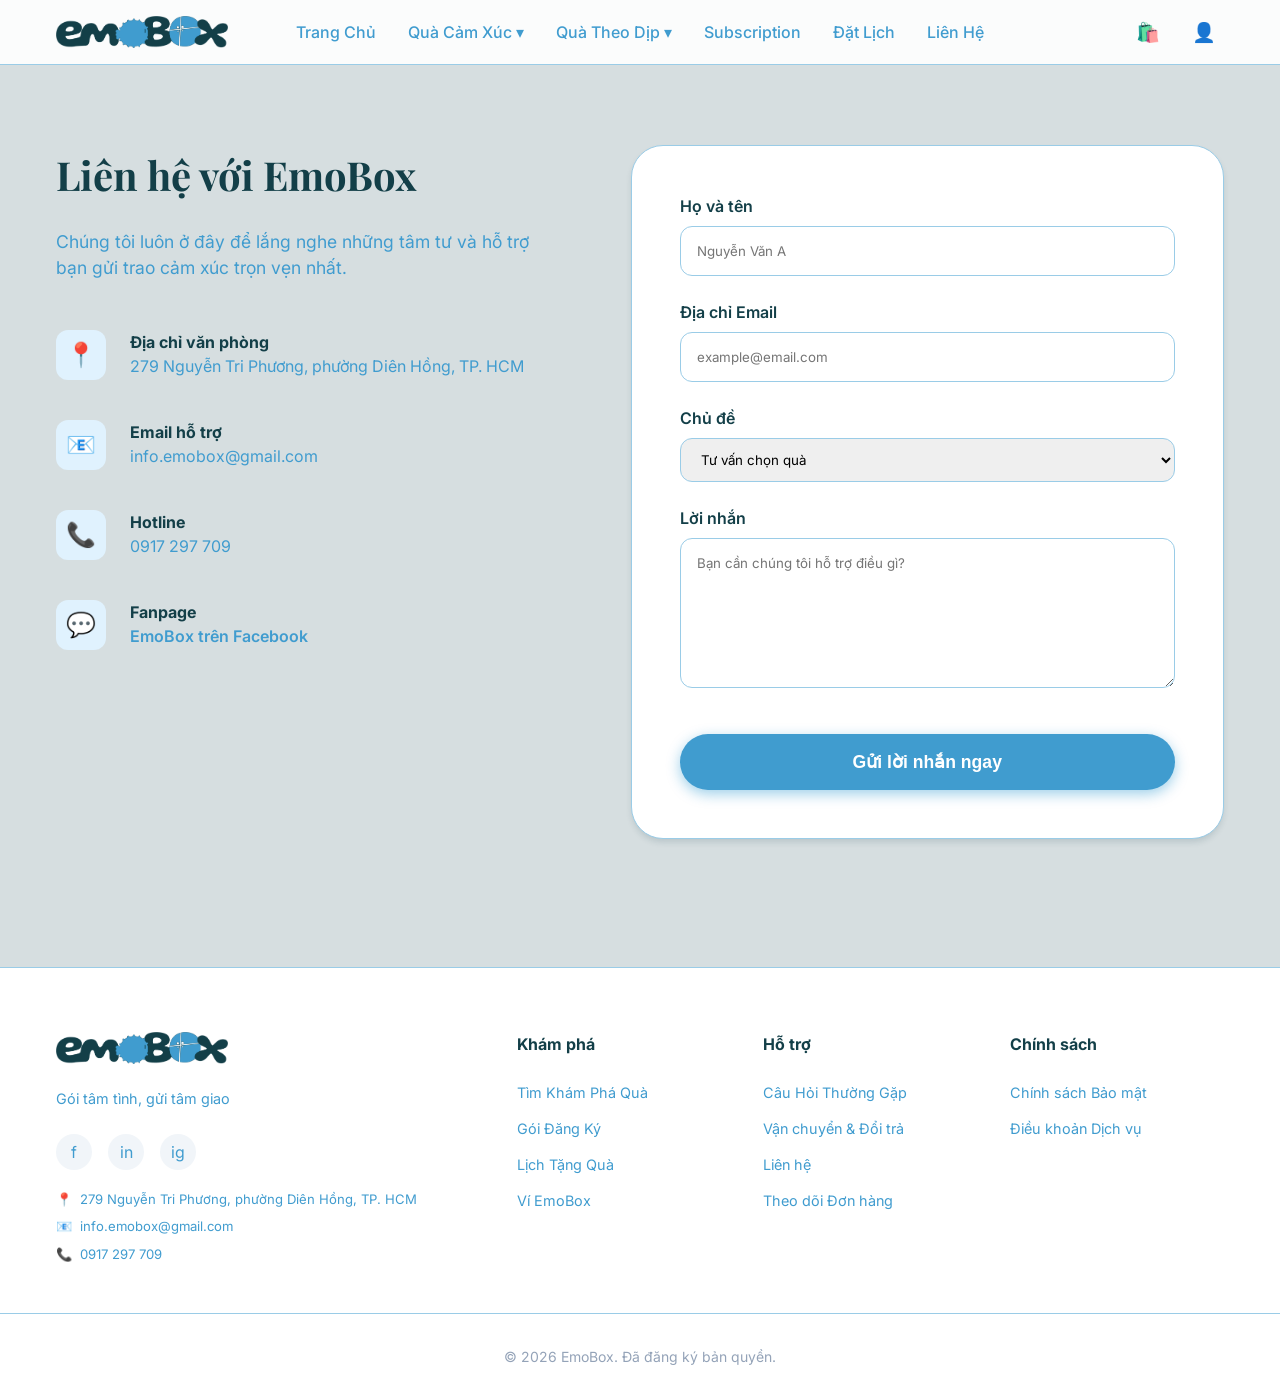
<file: contact.html>
<!DOCTYPE html>
<html lang="vi">
<head>
  <meta charset="UTF-8" />
  <meta name="viewport" content="width=device-width, initial-scale=1.0" />
  <title>Liên Hệ – EmoBox</title>
  <link rel="preconnect" href="https://fonts.googleapis.com" />
  <link rel="preconnect" href="https://fonts.gstatic.com" crossorigin />
  <link href="https://fonts.googleapis.com/css2?family=Playfair+Display:ital,wght@0,700;1,400&family=Inter:wght@400;500;600;700&display=swap" rel="stylesheet" />
  <link rel="stylesheet" href="style.css" />
  <style>
    .contact-container { padding-top: 5rem; padding-bottom: 8rem; }
    .contact-grid { display: grid; grid-template-columns: 1fr 1.2fr; gap: 5rem; align-items: start; }
    
    .contact-info h2 { font-family: var(--font-serif); font-size: 2.5rem; margin-bottom: 1.5rem; }
    .contact-method { display: flex; gap: 1.5rem; margin-bottom: 2.5rem; }
    .method-icon { width: 50px; height: 50px; background: #e0f2fe; border-radius: 12px; display: flex; align-items: center; justify-content: center; font-size: 1.5rem; flex-shrink: 0; }
    
    .contact-form { background: white; padding: 3rem; border-radius: 32px; border: 1px solid var(--border); box-shadow: var(--shadow); }
    .form-group { margin-bottom: 1.5rem; }
    .form-group label { display: block; font-weight: 600; margin-bottom: 0.5rem; }
    .form-input { width: 100%; padding: 1rem; border: 1px solid var(--border); border-radius: 12px; font-family: inherit; outline: none; transition: border-color 0.2s; }
    .form-input:focus { border-color: var(--primary); }
    textarea.form-input { height: 150px; resize: vertical; }

    @media (max-width: 992px) {
      .contact-grid { grid-template-columns: 1fr; gap: 4rem; }
    }
  </style>
</head>
<body>
  <!-- NAVBAR -->
  <nav class="navbar" id="navbar">
    <div class="container nav-inner">
      <a href="index.html" class="nav-logo">
        <img src="Logo.png" alt="EmoBox Logo" style="height: 32px; object-fit: contain;">
      </a>
      <div class="nav-links" id="navLinks">
        <a href="index.html" class="nav-link">Trang Chủ</a>
        <div class="nav-dropdown">
          <a href="emotion-gifts.html" class="nav-link">Quà Cảm Xúc <span class="chevron">▾</span></a>
          <div class="dropdown-menu">
            <a href="emotion-gifts.html?cat=an-ui-dong-vien" class="dropdown-item">An ủi và động viên</a>
            <a href="emotion-gifts.html?cat=xin-loi-lam-hoa" class="dropdown-item">Xin lỗi và làm hòa</a>
            <a href="emotion-gifts.html?cat=tiep-suc-truyen-dong-luc" class="dropdown-item">Tiếp sức và truyền động lực</a>
            <a href="emotion-gifts.html?cat=yeu-thuong-quan-tam" class="dropdown-item">Yêu thương và quan tâm</a>
            <a href="emotion-gifts.html?cat=chuc-mung-an-mung" class="dropdown-item">Chúc mừng và ăn mừng</a>
            <a href="emotion-gifts.html?cat=healing-self-care" class="dropdown-item">Healing &amp; Self-care</a>
          </div>
        </div>
        <div class="nav-dropdown">
          <a href="occasion-gifts.html" class="nav-link">Quà Theo Dịp <span class="chevron">▾</span></a>
          <div class="dropdown-menu">
            <a href="occasion-gifts.html?cat=tet" class="dropdown-item">Tết</a>
            <a href="occasion-gifts.html?cat=valentine" class="dropdown-item">Valentine</a>
            <a href="occasion-gifts.html?cat=8-3-20-10" class="dropdown-item">8/3 + 20/10</a>
            <a href="occasion-gifts.html?cat=trung-thu" class="dropdown-item">Trung Thu</a>
            <a href="occasion-gifts.html?cat=20-11" class="dropdown-item">20/11</a>
            <a href="occasion-gifts.html?cat=noel" class="dropdown-item">Noel</a>
          </div>
        </div>
        <a href="plans.html" class="nav-link">Subscription</a>
        <a href="calendar.html" class="nav-link">Đặt Lịch</a>
        <a href="contact.html" class="nav-link active">Liên Hệ</a>
      </div>
      <div class="nav-actions">
        <a href="cart.html" class="btn-icon" id="cartBtn" title="Giỏ hàng">
          🛍️
          <span class="cart-badge" id="cartBadge">0</span>
        </a>
        <button class="btn-icon" onclick="toggleUserMenu()" id="userBtn" title="Tài khoản">👤</button>
        <div class="user-menu" id="userMenu">
          <div class="user-menu-header">
            <div class="user-avatar-sm">U</div>
            <div>
              <p class="user-name">Tài Khoản</p>
              <p class="user-sub">Xem thông tin của bạn</p>
            </div>
          </div>
          <div class="user-menu-body">
            <a href="account.html" class="user-menu-item">📋 Hồ sơ</a>
            <a href="cart.html" class="user-menu-item">📦 Đơn hàng</a>
            <a href="plans.html" class="user-menu-item">💳 Subscription</a>
            <a href="calendar.html" class="user-menu-item">📅 Lịch tặng quà</a>
            <a href="wallet.html" class="user-menu-item">💰 Ví EmoBox</a>
          </div>
        </div>
        <button class="hamburger" id="hamburger" onclick="toggleNav()">☰</button>
      </div>
    </div>
  </nav>

  <main class="container contact-container">
    <div class="contact-grid">
      <!-- Left Info -->
      <div class="contact-info">
        <h2>Liên hệ với EmoBox</h2>
        <p style="color: var(--text-muted); margin-bottom: 3rem; font-size: 1.1rem;">Chúng tôi luôn ở đây để lắng nghe những tâm tư và hỗ trợ bạn gửi trao cảm xúc trọn vẹn nhất.</p>
        
        <div class="contact-method">
          <div class="method-icon">📍</div>
          <div>
            <h4 style="font-weight: 700;">Địa chỉ văn phòng</h4>
            <p style="color: var(--text-muted);">279 Nguyễn Tri Phương, phường Diên Hồng, TP. HCM</p>
          </div>
        </div>

        <div class="contact-method">
          <div class="method-icon">📧</div>
          <div>
            <h4 style="font-weight: 700;">Email hỗ trợ</h4>
            <p style="color: var(--text-muted);">info.emobox@gmail.com</p>
          </div>
        </div>

        <div class="contact-method">
          <div class="method-icon">📞</div>
          <div>
            <h4 style="font-weight: 700;">Hotline</h4>
            <p style="color: var(--text-muted);">0917 297 709</p>
          </div>
        </div>

        <div class="contact-method">
          <div class="method-icon">💬</div>
          <div>
            <h4 style="font-weight: 700;">Fanpage</h4>
            <p style="color: var(--text-muted);">
              <a href="https://www.facebook.com/profile.php?id=61564729661320" target="_blank" style="color: var(--primary); text-decoration: none; font-weight: 600;">EmoBox trên Facebook</a>
            </p>
          </div>
        </div>
      </div>

      <!-- Right Form -->
      <form class="contact-form" onsubmit="event.preventDefault(); showToast('Tin nhắn đã được gửi! Chúng tôi sẽ phản hồi sớm.');">
        <div class="form-group">
          <label>Họ và tên</label>
          <input type="text" class="form-input" placeholder="Nguyễn Văn A" required>
        </div>
        <div class="form-group">
          <label>Địa chỉ Email</label>
          <input type="email" class="form-input" placeholder="example@email.com" required>
        </div>
        <div class="form-group">
          <label>Chủ đề</label>
          <select class="form-input" style="padding: 0.75rem 1rem;">
            <option>Tư vấn chọn quà</option>
            <option>Hỗ trợ đơn hàng</option>
            <option>Hợp tác kinh doanh</option>
            <option>Góp ý dịch vụ</option>
          </select>
        </div>
        <div class="form-group">
          <label>Lời nhắn</label>
          <textarea class="form-input" placeholder="Bạn cần chúng tôi hỗ trợ điều gì?" required></textarea>
        </div>
        <button type="submit" class="btn btn-primary" style="width: 100%; height: 56px; font-size: 1.1rem; margin-top: 1rem;">Gửi lời nhắn ngay</button>
      </form>
    </div>
  </main>

  <!-- FOOTER -->
  <footer class="footer">
    <div class="container footer-grid">
      <div class="footer-brand">
        <span class="footer-logo" style="display: block; margin-bottom: 1rem;">
          <img src="Logo.png" alt="EmoBox Logo" style="height: 32px; object-fit: contain;">
        </span>
        <p class="footer-tagline">Gói tâm tình, gửi tâm giao</p>
        <div class="footer-socials">
          <a href="https://www.facebook.com/profile.php?id=61564729661320" target="_blank" class="social-btn">f</a>
          <a href="#" class="social-btn">in</a>
          <a href="#" class="social-btn">ig</a>
        </div>
        <div style="margin-top: 1.25rem; display: flex; flex-direction: column; gap: 0.5rem;">
          <p style="font-size: 0.82rem; color: var(--text-muted); display: flex; align-items: flex-start; gap: 0.5rem;">
            <span>📍</span><span>279 Nguyễn Tri Phương, phường Diên Hồng, TP. HCM</span>
          </p>
          <p style="font-size: 0.82rem; color: var(--text-muted); display: flex; align-items: center; gap: 0.5rem;">
            <span>📧</span><a href="mailto:info.emobox@gmail.com" style="color: var(--text-muted); text-decoration: none;">info.emobox@gmail.com</a>
          </p>
          <p style="font-size: 0.82rem; color: var(--text-muted); display: flex; align-items: center; gap: 0.5rem;">
            <span>📞</span><a href="tel:0917297709" style="color: var(--text-muted); text-decoration: none;">0917 297 709</a>
          </p>
        </div>
      </div>
      <div class="footer-col">
        <h4>Khám phá</h4>
        <ul>
          <li><a href="finder.html">Tìm Khám Phá Quà</a></li>
          <li><a href="plans.html">Gói Đăng Ký</a></li>
          <li><a href="calendar.html">Lịch Tặng Quà</a></li>
          <li><a href="wallet.html">Ví EmoBox</a></li>
        </ul>
      </div>
      <div class="footer-col">
        <h4>Hỗ trợ</h4>
        <ul>
          <li><a href="#">Câu Hỏi Thường Gặp</a></li>
          <li><a href="#">Vận chuyển &amp; Đổi trả</a></li>
          <li><a href="contact.html">Liên hệ</a></li>
          <li><a href="#">Theo dõi Đơn hàng</a></li>
        </ul>
      </div>
      <div class="footer-col">
        <h4>Chính sách</h4>
        <ul>
          <li><a href="#">Chính sách Bảo mật</a></li>
          <li><a href="#">Điều khoản Dịch vụ</a></li>
        </ul>
      </div>
    </div>
    <div class="footer-bottom">
      <p>© 2026 EmoBox. Đã đăng ký bản quyền.</p>
    </div>
  </footer>

  <div class="toast" id="toast"></div>

  <script src="data.js"></script>
  <script src="app.js"></script>
</body>
</html>
</file>
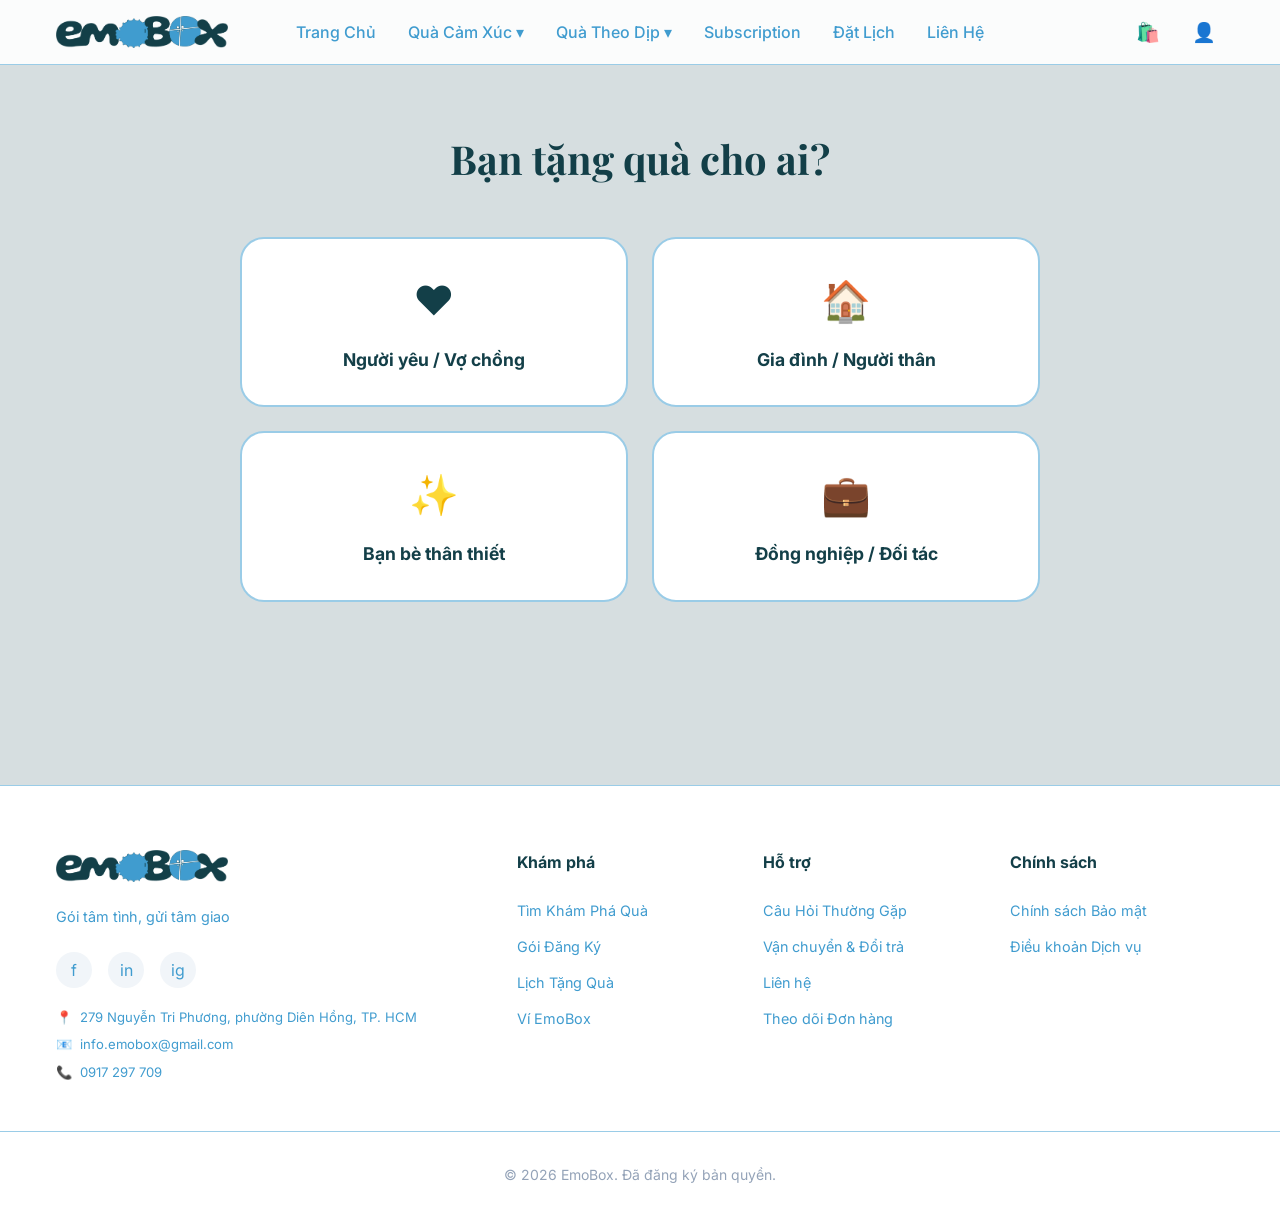
<file: finder.html>
<!DOCTYPE html>
<html lang="vi">
<head>
  <meta charset="UTF-8" />
  <meta name="viewport" content="width=device-width, initial-scale=1.0" />
  <title>Khám Phá Quà Tặng - EmoBox</title>
  <link rel="preconnect" href="https://fonts.googleapis.com" />
  <link rel="preconnect" href="https://fonts.gstatic.com" crossorigin />
  <link href="https://fonts.googleapis.com/css2?family=Playfair+Display:ital,wght@0,700;1,400&family=Inter:wght@400;500;600;700&display=swap" rel="stylesheet" />
  <link rel="stylesheet" href="style.css" />
  <style>
    .finder-container { padding-top: 4rem; padding-bottom: 6rem; min-height: 80vh; }
    .finder-layout { max-width: 800px; margin: 0 auto; }
    
    .finder-step { display: none; }
    .finder-step.active { display: block; animation: fadeIn 0.5s ease; }
    
    .finder-title { font-family: var(--font-serif); font-size: 2.5rem; text-align: center; margin-bottom: 3rem; }
    .options-grid { display: grid; grid-template-columns: repeat(2, 1fr); gap: 1.5rem; }
    @media (max-width: 600px) { .options-grid { grid-template-columns: 1fr; } }
    
    .option-card { background: white; border: 2px solid var(--border); border-radius: 24px; padding: 2rem; cursor: pointer; transition: all 0.3s; text-align: center; }
    .option-card:hover { border-color: var(--primary); transform: translateY(-5px); box-shadow: var(--shadow); }
    .option-card.selected { border-color: var(--primary); background: #f0f9ff; }
    
    .option-icon { font-size: 2.5rem; margin-bottom: 1rem; display: block; }
    .option-label { font-weight: 700; font-size: 1.1rem; color: var(--text-main); }

    .finder-footer { margin-top: 4rem; display: flex; justify-content: space-between; align-items: center; }
    
    /* Result Styling */
    .result-grid { display: grid; grid-template-columns: repeat(auto-fit, minmax(min(100%, 280px), 1fr)); gap: 2rem; margin-top: 3rem; }
  </style>
</head>
<body>
  <!-- NAVBAR -->
  <nav class="navbar" id="navbar">
    <div class="container nav-inner">
      <a href="index.html" class="nav-logo">
        <img src="Logo.png" alt="EmoBox Logo" style="height: 32px; object-fit: contain;">
      </a>
      <div class="nav-links" id="navLinks">
        <a href="index.html" class="nav-link">Trang Chủ</a>
        <div class="nav-dropdown">
          <a href="emotion-gifts.html" class="nav-link">Quà Cảm Xúc <span class="chevron">▾</span></a>
          <div class="dropdown-menu">
            <a href="emotion-gifts.html?cat=an-ui-dong-vien" class="dropdown-item">An ủi và động viên</a>
            <a href="emotion-gifts.html?cat=xin-loi-lam-hoa" class="dropdown-item">Xin lỗi và làm hòa</a>
            <a href="emotion-gifts.html?cat=tiep-suc-truyen-dong-luc" class="dropdown-item">Tiếp sức và truyền động lực</a>
            <a href="emotion-gifts.html?cat=yeu-thuong-quan-tam" class="dropdown-item">Yêu thương và quan tâm</a>
            <a href="emotion-gifts.html?cat=chuc-mung-an-mung" class="dropdown-item">Chúc mừng và ăn mừng</a>
            <a href="emotion-gifts.html?cat=healing-self-care" class="dropdown-item">Healing & Self-care</a>
          </div>
        </div>
        <div class="nav-dropdown">
          <a href="occasion-gifts.html" class="nav-link">Quà Theo Dịp <span class="chevron">▾</span></a>
          <div class="dropdown-menu">
            <a href="occasion-gifts.html?cat=tet" class="dropdown-item">Tết</a>
            <a href="occasion-gifts.html?cat=valentine" class="dropdown-item">Valentine</a>
            <a href="occasion-gifts.html?cat=8-3-20-10" class="dropdown-item">8/3 + 20/10</a>
            <a href="occasion-gifts.html?cat=trung-thu" class="dropdown-item">Trung Thu</a>
            <a href="occasion-gifts.html?cat=20-11" class="dropdown-item">20/11</a>
            <a href="occasion-gifts.html?cat=noel" class="dropdown-item">Noel</a>
          </div>
        </div>
        <a href="plans.html" class="nav-link">Subscription</a>
        <a href="calendar.html" class="nav-link">Đặt Lịch</a>
        <a href="contact.html" class="nav-link">Liên Hệ</a>
      </div>
      <div class="nav-actions">
        <a href="cart.html" class="btn-icon" id="cartBtn" title="Giỏ hàng">
          🛍️
          <span class="cart-badge" id="cartBadge">0</span>
        </a>
        <button class="btn-icon" onclick="toggleUserMenu()" id="userBtn" title="Tài khoản">👤</button>
        <div class="user-menu" id="userMenu">
          <div class="user-menu-header">
            <div class="user-avatar-sm">U</div>
            <div>
              <p class="user-name">Tài Khoản</p>
              <p class="user-sub">Xem thông tin của bạn</p>
            </div>
          </div>
          <div class="user-menu-body">
            <a href="account.html" class="user-menu-item">📋 Hồ sơ</a>
            <a href="cart.html" class="user-menu-item">📦 Đơn hàng</a>
            <a href="plans.html" class="user-menu-item">💳 Subscription</a>
            <a href="calendar.html" class="user-menu-item">📅 Lịch tặng quà</a>
            <a href="wallet.html" class="user-menu-item">💰 Ví EmoBox</a>
          </div>
        </div>
        <button class="hamburger" id="hamburger" onclick="toggleNav()">☰</button>
      </div>
    </div>
  </nav>

  <main class="container finder-container">
    <div class="finder-layout">
      <!-- Step 1 -->
      <section id="step1" class="finder-step active">
        <h1 class="finder-title">Bạn tặng quà cho ai?</h1>
        <div class="options-grid">
          <div class="option-card" onclick="nextStep(2)">
            <span class="option-icon">❤️</span>
            <span class="option-label">Người yêu / Vợ chồng</span>
          </div>
          <div class="option-card" onclick="nextStep(2)">
            <span class="option-icon">🏠</span>
            <span class="option-label">Gia đình / Người thân</span>
          </div>
          <div class="option-card" onclick="nextStep(2)">
            <span class="option-icon">✨</span>
            <span class="option-label">Bạn bè thân thiết</span>
          </div>
          <div class="option-card" onclick="nextStep(2)">
            <span class="option-icon">💼</span>
            <span class="option-label">Đồng nghiệp / Đối tác</span>
          </div>
        </div>
      </section>

      <!-- Step 2 -->
      <section id="step2" class="finder-step">
        <h1 class="finder-title">Cảm xúc bạn muốn gửi gắm?</h1>
        <div class="options-grid">
          <div class="option-card" onclick="nextStep(3)">
            <span class="option-icon">🌸</span>
            <span class="option-label">Yêu thương & Quan tâm</span>
          </div>
          <div class="option-card" onclick="nextStep(3)">
            <span class="option-icon">🌈</span>
            <span class="option-label">An ủi & Động viên</span>
          </div>
          <div class="option-card" onclick="nextStep(3)">
            <span class="option-icon">🎉</span>
            <span class="option-label">Chúc mừng & Ăn mừng</span>
          </div>
          <div class="option-card" onclick="nextStep(3)">
            <span class="option-icon">🍃</span>
            <span class="option-label">Healing & Self-care</span>
          </div>
        </div>
        <div class="finder-footer">
          <button class="btn btn-ghost" onclick="prevStep(1)">← Quay lại</button>
        </div>
      </section>

      <!-- Step 3 -->
      <section id="step3" class="finder-step">
        <h1 class="finder-title">Mức ngân sách của bạn?</h1>
        <div class="options-grid">
          <div class="option-card" onclick="showResults()">
            <span class="option-icon">🌱</span>
            <span class="option-label">Dưới 200.000 đ</span>
          </div>
          <div class="option-card" onclick="showResults()">
            <span class="option-icon">🍀</span>
            <span class="option-label">200k - 500k</span>
          </div>
          <div class="option-card" onclick="showResults()">
            <span class="option-icon">💎</span>
            <span class="option-label">Trên 500.000 đ</span>
          </div>
          <div class="option-card" onclick="showResults()">
            <span class="option-icon">🎁</span>
            <span class="option-label">Tùy chọn linh hoạt</span>
          </div>
        </div>
        <div class="finder-footer">
          <button class="btn btn-ghost" onclick="prevStep(2)">← Quay lại</button>
        </div>
      </section>

      <!-- Results -->
      <section id="results" class="finder-step">
        <h1 class="finder-title">Gợi ý hoàn hảo cho bạn</h1>
        <p style="text-align: center; color: var(--text-muted); margin-top: -2rem;">Dựa trên lựa chọn của bạn, đây là những hộp quà phù hợp nhất.</p>
        
        <div class="result-grid" id="resultsGrid">
          <!-- Rendered by JS -->
        </div>
        
        <div style="text-align: center; margin-top: 4rem;">
          <button class="btn btn-ghost" onclick="restartFinder()">🔄 Làm lại từ đầu</button>
        </div>
      </section>
    </div>
  </main>

  <!-- FOOTER -->
  <footer class="footer">
    <div class="container footer-grid">
      <div class="footer-brand">
        <span class="footer-logo" style="display: block; margin-bottom: 1rem;">
          <img src="Logo.png" alt="EmoBox Logo" style="height: 32px; object-fit: contain;">
        </span>
        <p class="footer-tagline">Gói tâm tình, gửi tâm giao</p>
        <div class="footer-socials">
          <a href="https://www.facebook.com/profile.php?id=61564729661320" target="_blank" class="social-btn">f</a>
          <a href="#" class="social-btn">in</a>
          <a href="#" class="social-btn">ig</a>
        </div>
        <div style="margin-top: 1.25rem; display: flex; flex-direction: column; gap: 0.5rem;">
          <p style="font-size: 0.82rem; color: var(--text-muted); display: flex; align-items: flex-start; gap: 0.5rem;">
            <span>📍</span><span>279 Nguyễn Tri Phương, phường Diên Hồng, TP. HCM</span>
          </p>
          <p style="font-size: 0.82rem; color: var(--text-muted); display: flex; align-items: center; gap: 0.5rem;">
            <span>📧</span><a href="mailto:info.emobox@gmail.com" style="color: var(--text-muted); text-decoration: none;">info.emobox@gmail.com</a>
          </p>
          <p style="font-size: 0.82rem; color: var(--text-muted); display: flex; align-items: center; gap: 0.5rem;">
            <span>📞</span><a href="tel:0917297709" style="color: var(--text-muted); text-decoration: none;">0917 297 709</a>
          </p>
        </div>
      </div>
      <div class="footer-col">
        <h4>Khám phá</h4>
        <ul>
          <li><a href="finder.html">Tìm Khám Phá Quà</a></li>
          <li><a href="plans.html">Gói Đăng Ký</a></li>
          <li><a href="calendar.html">Lịch Tặng Quà</a></li>
          <li><a href="wallet.html">Ví EmoBox</a></li>
        </ul>
      </div>
      <div class="footer-col">
        <h4>Hỗ trợ</h4>
        <ul>
          <li><a href="#">Câu Hỏi Thường Gặp</a></li>
          <li><a href="#">Vận chuyển & Đổi trả</a></li>
          <li><a href="contact.html">Liên hệ</a></li>
          <li><a href="#">Theo dõi Đơn hàng</a></li>
        </ul>
      </div>
      <div class="footer-col">
        <h4>Chính sách</h4>
        <ul>
          <li><a href="#">Chính sách Bảo mật</a></li>
          <li><a href="#">Điều khoản Dịch vụ</a></li>
        </ul>
      </div>
    </div>
    <div class="footer-bottom">
      <p>© 2026 EmoBox. Đã đăng ký bản quyền.</p>
    </div>
  </footer>

  <div class="toast" id="toast"></div>

  <script src="data.js"></script>
  <script src="app.js"></script>
  <script>
    function nextStep(step) {
      document.querySelectorAll('.finder-step').forEach(s => s.classList.remove('active'));
      document.getElementById('step' + step).classList.add('active');
      window.scrollTo(0, 0);
    }

    function prevStep(step) {
      document.querySelectorAll('.finder-step').forEach(s => s.classList.remove('active'));
      document.getElementById('step' + step).classList.add('active');
    }

    function showResults() {
      document.querySelectorAll('.finder-step').forEach(s => s.classList.remove('active'));
      document.getElementById('results').classList.add('active');
      
      const grid = document.getElementById('resultsGrid');
      // Mix featured boxes for demonstration
      const results = FEATURED_BOXES.slice(0, 3);
      
      grid.innerHTML = results.map(box => `
        <div class="box-card">
          <div class="box-image">
            <img src="${box.image}" alt="${box.name}">
            <div class="box-badge">${box.category}</div>
          </div>
          <div class="box-content">
            <h3 class="box-name">${box.name}</h3>
            <p class="box-tagline">${box.tagline}</p>
            <div class="box-footer">
              <span class="box-price">${formatPrice(box.price)}</span>
              <button class="btn btn-primary" onclick="addToCart('${box.id}')">🛒 Thêm</button>
            </div>
          </div>
        </div>
      `).join('');
    }

    function restartFinder() {
      nextStep(1);
    }
  </script>
</body>
</html>
</file>
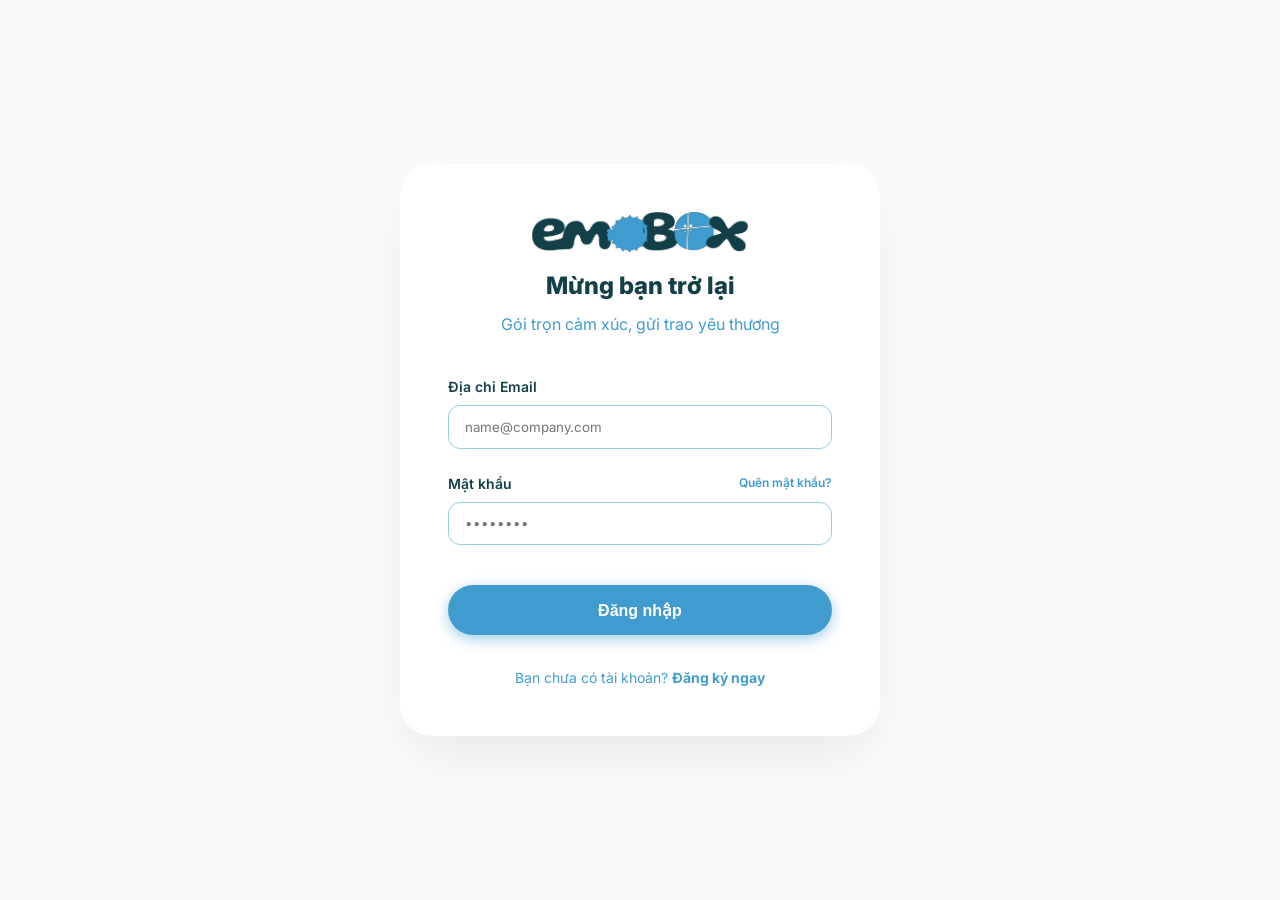
<file: login.html>
<!DOCTYPE html>
<html lang="vi">
<head>
  <meta charset="UTF-8" />
  <meta name="viewport" content="width=device-width, initial-scale=1.0" />
  <title>Đăng Nhập - EmoBox</title>
  <link rel="preconnect" href="https://fonts.googleapis.com" />
  <link rel="preconnect" href="https://fonts.gstatic.com" crossorigin />
  <link href="https://fonts.googleapis.com/css2?family=Playfair+Display:ital,wght@0,700;1,400&family=Inter:wght@400;500;600;700&display=swap" rel="stylesheet" />
  <link rel="stylesheet" href="style.css" />
  <style>
    .auth-container { min-height: 100vh; display: flex; align-items: center; justify-content: center; background: #f8fafc; padding: 2rem; }
    .auth-card { background: white; border-radius: 32px; box-shadow: 0 25px 50px -12px rgba(0,0,0,0.08); width: 100%; max-width: 480px; padding: 3rem; }
    .auth-header { text-align: center; margin-bottom: 2.5rem; }
    .auth-logo { font-size: 2rem; margin-bottom: 1rem; display: block; }
    
    .form-group { margin-bottom: 1.5rem; }
    .form-label { display: block; font-size: 0.875rem; font-weight: 600; margin-bottom: 0.5rem; color: var(--text-main); }
    .form-input { width: 100%; padding: 0.8rem 1rem; border: 1px solid var(--border); border-radius: 12px; font-family: inherit; transition: border-color 0.2s; }
    .form-input:focus { outline: none; border-color: var(--primary); }
    
    .auth-footer { text-align: center; margin-top: 2rem; font-size: 0.875rem; color: var(--text-muted); }
    .auth-footer a { color: var(--primary); font-weight: 700; text-decoration: none; }
    
    .social-auth { display: grid; grid-template-columns: 1fr 1fr; gap: 1rem; margin-bottom: 2rem; }
    @media (max-width: 600px) { .social-auth { grid-template-columns: 1fr; } }
    .social-btn { border: 1px solid var(--border); padding: 0.75rem; border-radius: 12px; background: white; cursor: pointer; transition: 0.2s; display: flex; align-items: center; justify-content: center; gap: 0.5rem; font-weight: 600; font-size: 0.875rem; }
    .social-btn:hover { background: #f8fafc; }
  </style>
</head>
<body>
  <div class="auth-container">
    <div class="auth-card">
      <div class="auth-header">
        <a href="index.html" class="auth-logo" style="text-decoration: none; display: flex; justify-content: center;">
          <img src="Logo.png" alt="EmoBox Logo" style="height: 40px; object-fit: contain;">
        </a>
        <h2 style="font-weight: 800; margin-bottom: 0.5rem;">Mừng bạn trở lại</h2>
        <p style="color: var(--text-muted);">Gói trọn cảm xúc, gửi trao yêu thương</p>
      </div>

      <div style="margin-top: 1rem;"></div>
      <form onsubmit="handleLogin(event)">
        <div class="form-group">
          <label class="form-label">Địa chỉ Email</label>
          <input type="email" class="form-input" id="loginEmail" placeholder="name@company.com" required>
        </div>
        <div class="form-group">
          <div style="display: flex; justify-content: space-between; align-items: center; margin-bottom: 0.5rem;">
            <label class="form-label" style="margin-bottom: 0;">Mật khẩu</label>
            <a href="#" style="font-size: 0.75rem; color: var(--primary); font-weight: 600; text-decoration: none;">Quên mật khẩu?</a>
          </div>
          <input type="password" class="form-input" id="loginPass" placeholder="••••••••" required>
        </div>
        <button type="submit" class="btn btn-primary" style="width: 100%; height: 50px; font-size: 1rem; margin-top: 1rem;">Đăng nhập</button>
      </form>

      <div class="auth-footer">
        Bạn chưa có tài khoản? <a href="register.html">Đăng ký ngay</a>
      </div>
    </div>
  </div>

  <div class="toast" id="toast"></div>

  <script src="data.js"></script>
  <script src="app.js"></script>
  <script>
    function handleLogin(e) {
      e.preventDefault();
      const email = document.getElementById('loginEmail').value;
      
      // Lấy tài khoản từ localStorage nếu có
      let user = JSON.parse(localStorage.getItem('emobox_user'));
      
      // Nếu không có tài khoản hoặc email không khớp, tạo mock user
      if (!user || user.email !== email) {
        user = {
          name: 'Khách Hàng',
          email: email,
          phone: '',
          address: '',
          balance: 0,
          plan: 'none',
          pendingPlan: null,
          registeredAt: new Date().toISOString()
        };
      }
      
      localStorage.setItem('emobox_user', JSON.stringify(user));
      showToast('🎉 Đăng nhập thành công! Chào mừng bạn quay lại.');
      
      setTimeout(() => {
        if (user.pendingPlan && user.pendingPlan !== 'none') {
          window.location.href = 'plan-payment.html';
        } else {
          window.location.href = 'index.html';
        }
      }, 1500);
    }
  </script>
</body>
</html>
</file>
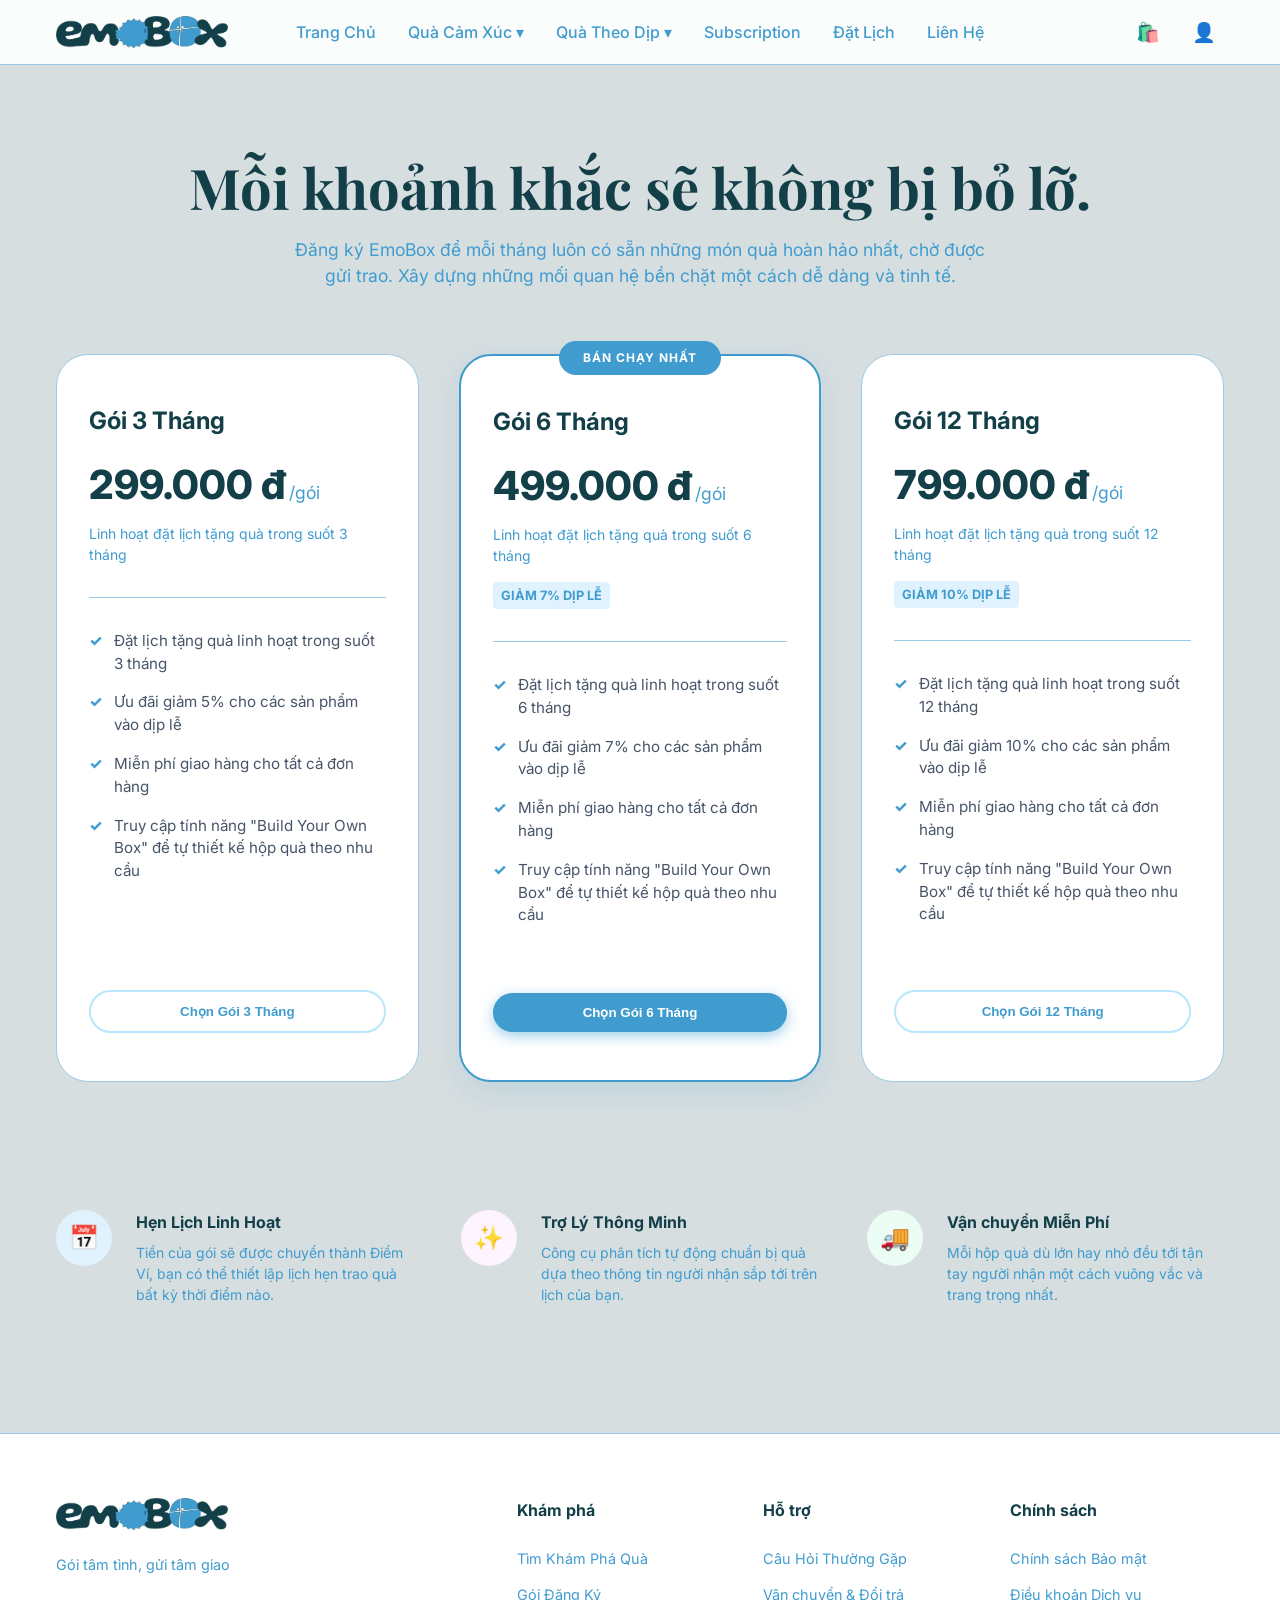
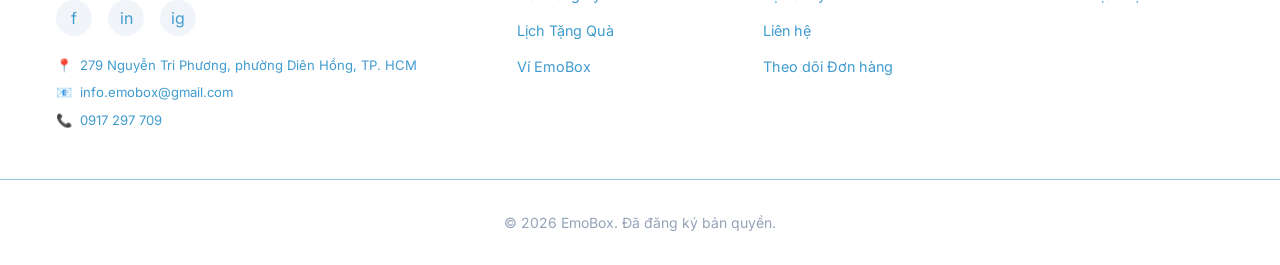
<file: plans.html>
<!DOCTYPE html>
<html lang="vi">
<head>
  <meta charset="UTF-8" />
  <meta name="viewport" content="width=device-width, initial-scale=1.0" />
  <title>Gói Đăng Ký – EmoBox</title>
  <link rel="preconnect" href="https://fonts.googleapis.com" />
  <link rel="preconnect" href="https://fonts.gstatic.com" crossorigin />
  <link href="https://fonts.googleapis.com/css2?family=Playfair+Display:ital,wght@0,700;1,400&family=Inter:wght@400;500;600;700&display=swap" rel="stylesheet" />
  <link rel="stylesheet" href="style.css" />
  <style>
    .plans-container { padding-top: 5rem; padding-bottom: 8rem; }
    .plans-grid { display: grid; grid-template-columns: repeat(auto-fit, minmax(min(100%, 320px), 1fr)); gap: 2.5rem; margin-top: 4rem; }
    
    .plan-card { background: white; padding: 3rem 2rem; border-radius: 32px; border: 1px solid var(--border); transition: all 0.3s; position: relative; display: flex; flex-direction: column; }
    .plan-card:hover { transform: translateY(-10px); box-shadow: 0 20px 40px -10px rgb(0 0 0 / 0.1); }
    .plan-card.highlight { border: 2px solid var(--primary); box-shadow: 0 10px 30px rgba(2, 132, 199, 0.1); }
    
    .plan-badge { position: absolute; top: -15px; left: 50%; transform: translateX(-50%); background: var(--primary); color: white; padding: 0.5rem 1.5rem; border-radius: 999px; font-size: 0.75rem; font-weight: 700; text-transform: uppercase; letter-spacing: 1px; }
    
    .plan-name { font-size: 1.5rem; font-weight: 700; margin-bottom: 1rem; }
    .plan-price-wrap { margin-bottom: 2rem; border-bottom: 1px solid var(--border); padding-bottom: 2rem; }
    .plan-price { font-size: 2.5rem; font-weight: 800; color: var(--text-main); }
    .plan-period { color: var(--text-muted); font-size: 1.1rem; }
    .plan-total { display: block; margin-top: 0.5rem; color: var(--text-muted); font-size: 0.875rem; }
    
    .plan-features { margin-bottom: 3rem; flex: 1; }
    .plan-features li { display: flex; align-items: flex-start; gap: 0.75rem; margin-bottom: 1rem; font-size: 0.95rem; color: #475569; }
    .plan-features li::before { content: '✓'; color: var(--primary); font-weight: 800; }
    
    .benefit-section { margin-top: 8rem; display: grid; grid-template-columns: repeat(3, 1fr); gap: 3rem; }
    .benefit-item { display: flex; gap: 1.5rem; }
    .benefit-icon { width: 56px; height: 56px; border-radius: 50%; display: flex; align-items: center; justify-content: center; font-size: 1.5rem; flex-shrink: 0; }

    @media (max-width: 768px) {
      .benefit-section { grid-template-columns: 1fr; }
    }
  </style>
</head>
<body>
  <!-- NAVBAR -->
  <nav class="navbar" id="navbar">
    <div class="container nav-inner">
      <a href="index.html" class="nav-logo">
        <img src="Logo.png" alt="EmoBox Logo" style="height: 32px; object-fit: contain;">
      </a>
      <div class="nav-links" id="navLinks">
        <a href="index.html" class="nav-link">Trang Chủ</a>
        <div class="nav-dropdown">
          <a href="emotion-gifts.html" class="nav-link">Quà Cảm Xúc <span class="chevron">▾</span></a>
          <div class="dropdown-menu">
            <a href="emotion-gifts.html?cat=an-ui-dong-vien" class="dropdown-item">An ủi và động viên</a>
            <a href="emotion-gifts.html?cat=xin-loi-lam-hoa" class="dropdown-item">Xin lỗi và làm hòa</a>
            <a href="emotion-gifts.html?cat=tiep-suc-truyen-dong-luc" class="dropdown-item">Tiếp sức và truyền động lực</a>
            <a href="emotion-gifts.html?cat=yeu-thuong-quan-tam" class="dropdown-item">Yêu thương và quan tâm</a>
            <a href="emotion-gifts.html?cat=chuc-mung-an-mung" class="dropdown-item">Chúc mừng và ăn mừng</a>
            <a href="emotion-gifts.html?cat=healing-self-care" class="dropdown-item">Healing &amp; Self-care</a>
          </div>
        </div>
        <div class="nav-dropdown">
          <a href="occasion-gifts.html" class="nav-link">Quà Theo Dịp <span class="chevron">▾</span></a>
          <div class="dropdown-menu">
            <a href="occasion-gifts.html?cat=tet" class="dropdown-item">Tết</a>
            <a href="occasion-gifts.html?cat=valentine" class="dropdown-item">Valentine</a>
            <a href="occasion-gifts.html?cat=8-3-20-10" class="dropdown-item">8/3 + 20/10</a>
            <a href="occasion-gifts.html?cat=trung-thu" class="dropdown-item">Trung Thu</a>
            <a href="occasion-gifts.html?cat=20-11" class="dropdown-item">20/11</a>
            <a href="occasion-gifts.html?cat=noel" class="dropdown-item">Noel</a>
          </div>
        </div>
        <a href="plans.html" class="nav-link active">Subscription</a>
        <a href="calendar.html" class="nav-link">Đặt Lịch</a>
        <a href="contact.html" class="nav-link">Liên Hệ</a>
      </div>
      <div class="nav-actions">
        <a href="cart.html" class="btn-icon" id="cartBtn" title="Giỏ hàng">
          🛍️
          <span class="cart-badge" id="cartBadge">0</span>
        </a>
        <button class="btn-icon" onclick="toggleUserMenu()" id="userBtn" title="Tài khoản">👤</button>
        <div class="user-menu" id="userMenu">
          <div class="user-menu-header">
            <div class="user-avatar-sm">U</div>
            <div>
              <p class="user-name">Tài Khoản</p>
              <p class="user-sub">Xem thông tin của bạn</p>
            </div>
          </div>
          <div class="user-menu-body">
            <a href="account.html" class="user-menu-item">📋 Hồ sơ</a>
            <a href="cart.html" class="user-menu-item">📦 Đơn hàng</a>
            <a href="plans.html" class="user-menu-item">💳 Subscription</a>
            <a href="calendar.html" class="user-menu-item">📅 Lịch tặng quà</a>
            <a href="wallet.html" class="user-menu-item">💰 Ví EmoBox</a>
          </div>
        </div>
        <button class="hamburger" id="hamburger" onclick="toggleNav()">☰</button>
      </div>
    </div>
  </nav>

  <main class="container plans-container">
    <div class="section-header">
      <h1 class="section-title" style="font-size: 3.5rem;">Mỗi khoảnh khắc sẽ không bị bỏ lỡ.</h1>
      <p class="section-subtitle" style="max-width: 700px; margin: 0 auto;">Đăng ký EmoBox để mỗi tháng luôn có sẵn những món quà hoàn hảo nhất, chờ được gửi trao. Xây dựng những mối quan hệ bền chặt một cách dễ dàng và tinh tế.</p>
    </div>

    <div class="plans-grid">
      <!-- 3 Months -->
      <div class="plan-card">
        <h3 class="plan-name">Gói 3 Tháng</h3>
        <div class="plan-price-wrap">
          <span class="plan-price">299.000 đ</span>
          <span class="plan-period">/gói</span>
          <span class="plan-total">Linh hoạt đặt lịch tặng quà trong suốt 3 tháng</span>
        </div>
        <ul class="plan-features">
          <li>Đặt lịch tặng quà linh hoạt trong suốt 3 tháng</li>
          <li>Ưu đãi giảm 5% cho các sản phẩm vào dịp lễ</li>
          <li>Miễn phí giao hàng cho tất cả đơn hàng</li>
          <li>Truy cập tính năng "Build Your Own Box" để tự thiết kế hộp quà theo nhu cầu</li>
        </ul>
        <button class="btn btn-outline" style="width: 100%;" onclick="choosePlan('3-months', 299000)">Chọn Gói 3 Tháng</button>
      </div>

      <!-- 6 Months -->
      <div class="plan-card highlight">
        <span class="plan-badge">Bán chạy nhất</span>
        <h3 class="plan-name">Gói 6 Tháng</h3>
        <div class="plan-price-wrap">
          <span class="plan-price">499.000 đ</span>
          <span class="plan-period">/gói</span>
          <span class="plan-total">Linh hoạt đặt lịch tặng quà trong suốt 6 tháng</span>
          <div style="margin-top: 1rem; background: #e0f2fe; color: var(--primary); display: inline-block; padding: 0.25rem 0.5rem; border-radius: 4px; font-weight: 700; font-size: 0.8rem;">GIẢM 7% DỊP LỄ</div>
        </div>
        <ul class="plan-features">
          <li>Đặt lịch tặng quà linh hoạt trong suốt 6 tháng</li>
          <li>Ưu đãi giảm 7% cho các sản phẩm vào dịp lễ</li>
          <li>Miễn phí giao hàng cho tất cả đơn hàng</li>
          <li>Truy cập tính năng "Build Your Own Box" để tự thiết kế hộp quà theo nhu cầu</li>
        </ul>
        <button class="btn btn-primary" style="width: 100%;" onclick="choosePlan('6-months', 499000)">Chọn Gói 6 Tháng</button>
      </div>

      <!-- 12 Months -->
      <div class="plan-card">
        <h3 class="plan-name">Gói 12 Tháng</h3>
        <div class="plan-price-wrap">
          <span class="plan-price">799.000 đ</span>
          <span class="plan-period">/gói</span>
          <span class="plan-total">Linh hoạt đặt lịch tặng quà trong suốt 12 tháng</span>
          <div style="margin-top: 1rem; background: #e0f2fe; color: var(--primary); display: inline-block; padding: 0.25rem 0.5rem; border-radius: 4px; font-weight: 700; font-size: 0.8rem;">GIẢM 10% DỊP LỄ</div>
        </div>
        <ul class="plan-features">
          <li>Đặt lịch tặng quà linh hoạt trong suốt 12 tháng</li>
          <li>Ưu đãi giảm 10% cho các sản phẩm vào dịp lễ</li>
          <li>Miễn phí giao hàng cho tất cả đơn hàng</li>
          <li>Truy cập tính năng "Build Your Own Box" để tự thiết kế hộp quà theo nhu cầu</li>
        </ul>
        <button class="btn btn-outline" style="width: 100%;" onclick="choosePlan('12-months', 799000)">Chọn Gói 12 Tháng</button>
      </div>
    </div>

    <div class="benefit-section">
      <div class="benefit-item">
        <div class="benefit-icon" style="background: #e0f2fe;">📅</div>
        <div>
          <h4 style="font-weight: 700; margin-bottom: 0.5rem;">Hẹn Lịch Linh Hoạt</h4>
          <p style="font-size: 0.875rem; color: var(--text-muted);">Tiền của gói sẽ được chuyển thành Điểm Ví, bạn có thể thiết lập lịch hẹn trao quà bất kỳ thời điểm nào.</p>
        </div>
      </div>
      <div class="benefit-item">
        <div class="benefit-icon" style="background: #fdf4ff;">✨</div>
        <div>
          <h4 style="font-weight: 700; margin-bottom: 0.5rem;">Trợ Lý Thông Minh</h4>
          <p style="font-size: 0.875rem; color: var(--text-muted);">Công cụ phân tích tự động chuẩn bị quà dựa theo thông tin người nhận sắp tới trên lịch của bạn.</p>
        </div>
      </div>
      <div class="benefit-item">
        <div class="benefit-icon" style="background: #ecfdf5;">🚚</div>
        <div>
          <h4 style="font-weight: 700; margin-bottom: 0.5rem;">Vận chuyển Miễn Phí</h4>
          <p style="font-size: 0.875rem; color: var(--text-muted);">Mỗi hộp quà dù lớn hay nhỏ đều tới tận tay người nhận một cách vuông vắc và trang trọng nhất.</p>
        </div>
      </div>
    </div>
  </main>

  <!-- FOOTER -->
  <footer class="footer">
    <div class="container footer-grid">
      <div class="footer-brand">
        <span class="footer-logo" style="display: block; margin-bottom: 1rem;">
          <img src="Logo.png" alt="EmoBox Logo" style="height: 32px; object-fit: contain;">
        </span>
        <p class="footer-tagline">Gói tâm tình, gửi tâm giao</p>
        <div class="footer-socials">
          <a href="https://www.facebook.com/profile.php?id=61564729661320" target="_blank" class="social-btn">f</a>
          <a href="#" class="social-btn">in</a>
          <a href="#" class="social-btn">ig</a>
        </div>
        <div style="margin-top: 1.25rem; display: flex; flex-direction: column; gap: 0.5rem;">
          <p style="font-size: 0.82rem; color: var(--text-muted); display: flex; align-items: flex-start; gap: 0.5rem;">
            <span>📍</span><span>279 Nguyễn Tri Phương, phường Diên Hồng, TP. HCM</span>
          </p>
          <p style="font-size: 0.82rem; color: var(--text-muted); display: flex; align-items: center; gap: 0.5rem;">
            <span>📧</span><a href="mailto:info.emobox@gmail.com" style="color: var(--text-muted); text-decoration: none;">info.emobox@gmail.com</a>
          </p>
          <p style="font-size: 0.82rem; color: var(--text-muted); display: flex; align-items: center; gap: 0.5rem;">
            <span>📞</span><a href="tel:0917297709" style="color: var(--text-muted); text-decoration: none;">0917 297 709</a>
          </p>
        </div>
      </div>
      <div class="footer-col">
        <h4>Khám phá</h4>
        <ul>
          <li><a href="finder.html">Tìm Khám Phá Quà</a></li>
          <li><a href="plans.html">Gói Đăng Ký</a></li>
          <li><a href="calendar.html">Lịch Tặng Quà</a></li>
          <li><a href="wallet.html">Ví EmoBox</a></li>
        </ul>
      </div>
      <div class="footer-col">
        <h4>Hỗ trợ</h4>
        <ul>
          <li><a href="#">Câu Hỏi Thường Gặp</a></li>
          <li><a href="#">Vận chuyển &amp; Đổi trả</a></li>
          <li><a href="contact.html">Liên hệ</a></li>
          <li><a href="#">Theo dõi Đơn hàng</a></li>
        </ul>
      </div>
      <div class="footer-col">
        <h4>Chính sách</h4>
        <ul>
          <li><a href="#">Chính sách Bảo mật</a></li>
          <li><a href="#">Điều khoản Dịch vụ</a></li>
        </ul>
      </div>
    </div>
    <div class="footer-bottom">
      <p>© 2026 EmoBox. Đã đăng ký bản quyền.</p>
    </div>
  </footer>

  <div class="toast" id="toast"></div>

  <script src="data.js"></script>
  <script src="app.js"></script>
  <script>
    function choosePlan(plan, amount) {
      const user = JSON.parse(localStorage.getItem('emobox_user'));
      
      // Nếu không có tài khoản hoặc là Khách Thường (email rỗng)
      if (!user || user.email === '') {
        window.location.href = 'register.html?plan=' + plan;
        return;
      }
      
      // Nếu là thành viên (đã có email), chuyển hướng đến màn hình thanh toán gói
      user.pendingPlan = plan;
      localStorage.setItem('emobox_user', JSON.stringify(user));
      window.location.href = 'plan-payment.html';
    }
  </script>
</body>
</html>
</file>
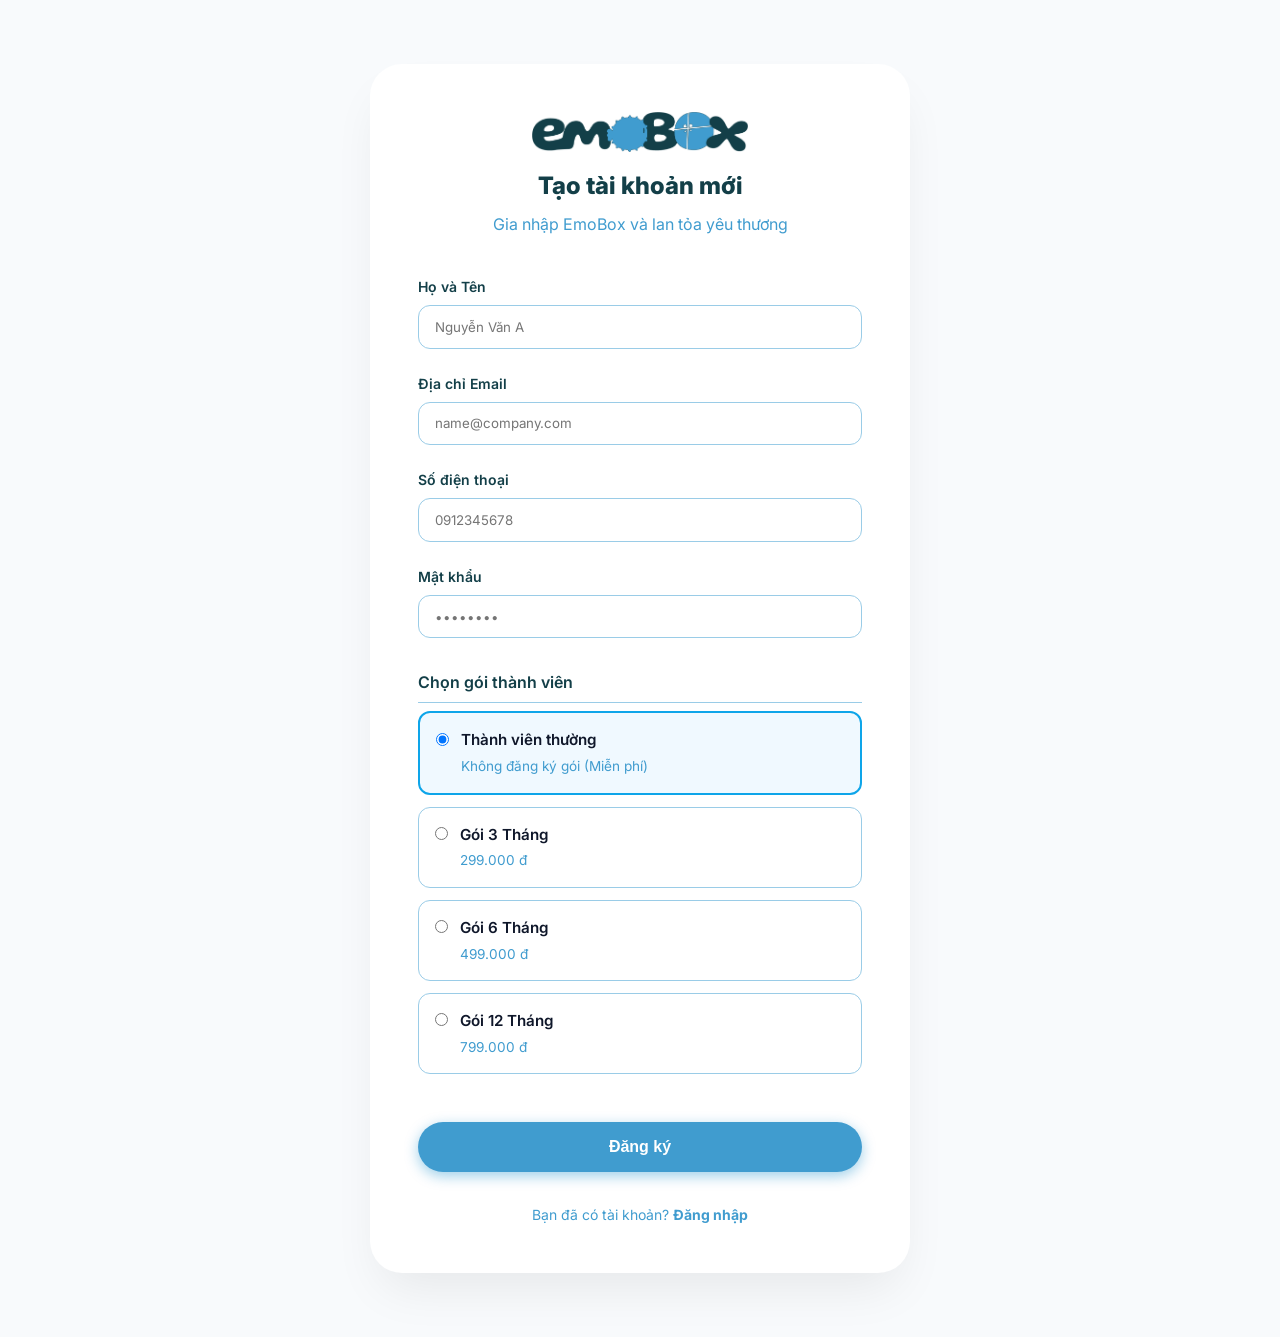
<file: register.html>
<!DOCTYPE html>
<html lang="vi">
<head>
  <meta charset="UTF-8" />
  <meta name="viewport" content="width=device-width, initial-scale=1.0" />
  <title>Đăng Ký - EmoBox</title>
  <link rel="preconnect" href="https://fonts.googleapis.com" />
  <link rel="preconnect" href="https://fonts.gstatic.com" crossorigin />
  <link href="https://fonts.googleapis.com/css2?family=Playfair+Display:ital,wght@0,700;1,400&family=Inter:wght@400;500;600;700&display=swap" rel="stylesheet" />
  <link rel="stylesheet" href="style.css" />
  <style>
    .auth-container { min-height: 100vh; display: flex; align-items: center; justify-content: center; background: #f8fafc; padding: 2rem; }
    .auth-card { background: white; border-radius: 32px; box-shadow: 0 25px 50px -12px rgba(0,0,0,0.08); width: 100%; max-width: 540px; padding: 3rem; margin: 2rem 0; }
    .auth-header { text-align: center; margin-bottom: 2.5rem; }
    .auth-logo { font-size: 2rem; margin-bottom: 1rem; display: block; }
    
    .form-group { margin-bottom: 1.5rem; }
    .form-label { display: block; font-size: 0.875rem; font-weight: 600; margin-bottom: 0.5rem; color: var(--text-main); }
    .form-input { width: 100%; padding: 0.8rem 1rem; border: 1px solid var(--border); border-radius: 12px; font-family: inherit; transition: border-color 0.2s; }
    .form-input:focus { outline: none; border-color: var(--primary); }
    
    .auth-footer { text-align: center; margin-top: 2rem; font-size: 0.875rem; color: var(--text-muted); }
    .auth-footer a { color: var(--primary); font-weight: 700; text-decoration: none; }
    
    .plan-options { display: flex; flex-direction: column; gap: 0.75rem; margin-top: 0.5rem; }
    .plan-opt { border: 1px solid var(--border); border-radius: 12px; padding: 1rem; display: flex; align-items: flex-start; gap: 0.75rem; cursor: pointer; transition: 0.2s; background: white; }
    .plan-opt.active { border-color: #0ea5e9; border-width: 2px; background: #f0f9ff; }
    .plan-opt input[type="radio"] { margin-top: 0.2rem; cursor: pointer; }
    .plan-opt-content { flex: 1; }
    .plan-opt-label { font-weight: 600; font-size: 0.95rem; color: #0f172a; }
    .plan-opt-price { font-size: 0.85rem; color: var(--text-muted); margin-top: 0.25rem; }
  </style>
</head>
<body>
  <div class="auth-container">
    <div class="auth-card">
      <div class="auth-header">
        <a href="index.html" class="auth-logo" style="text-decoration: none; display: flex; justify-content: center;">
          <img src="Logo.png" alt="EmoBox Logo" style="height: 40px; object-fit: contain;">
        </a>
        <h2 style="font-weight: 800; margin-bottom: 0.5rem;">Tạo tài khoản mới</h2>
        <p style="color: var(--text-muted);">Gia nhập EmoBox và lan tỏa yêu thương</p>
      </div>

      <form onsubmit="handleRegister(event)">
        <div class="form-group">
          <label class="form-label">Họ và Tên</label>
          <input type="text" class="form-input" id="regName" placeholder="Nguyễn Văn A" required>
        </div>
        <div class="form-group">
          <label class="form-label">Địa chỉ Email</label>
          <input type="email" class="form-input" id="regEmail" placeholder="name@company.com" required>
        </div>
        <div class="form-group">
          <label class="form-label">Số điện thoại</label>
          <input type="tel" class="form-input" id="regPhone" placeholder="0912345678" required>
        </div>
        <div class="form-group">
          <label class="form-label">Mật khẩu</label>
          <input type="password" class="form-input" id="regPass" placeholder="••••••••" required>
        </div>
        
        <div class="form-group" style="margin-top: 2rem;">
          <label class="form-label" style="font-size: 1rem; border-bottom: 1px solid var(--border); padding-bottom: 0.5rem;">Chọn gói thành viên</label>
          <div class="plan-options">
            <label class="plan-opt active" onclick="selectPlan(this)">
              <input type="radio" name="plan" value="none" checked>
              <div class="plan-opt-content">
                <div class="plan-opt-label">Thành viên thường</div>
                <div class="plan-opt-price">Không đăng ký gói (Miễn phí)</div>
              </div>
            </label>
            <label class="plan-opt" onclick="selectPlan(this)">
              <input type="radio" name="plan" value="3-months">
              <div class="plan-opt-content">
                <div class="plan-opt-label">Gói 3 Tháng</div>
                <div class="plan-opt-price">299.000 đ</div>
              </div>
            </label>
            <label class="plan-opt" onclick="selectPlan(this)">
              <input type="radio" name="plan" value="6-months">
              <div class="plan-opt-content">
                <div class="plan-opt-label">Gói 6 Tháng</div>
                <div class="plan-opt-price">499.000 đ</div>
              </div>
            </label>
            <label class="plan-opt" onclick="selectPlan(this)">
              <input type="radio" name="plan" value="12-months">
              <div class="plan-opt-content">
                <div class="plan-opt-label">Gói 12 Tháng</div>
                <div class="plan-opt-price">799.000 đ</div>
              </div>
            </label>
          </div>
        </div>

        <button type="submit" class="btn btn-primary" style="width: 100%; height: 50px; font-size: 1rem; margin-top: 1.5rem;">Đăng ký</button>
      </form>

      <div class="auth-footer">
        Bạn đã có tài khoản? <a href="login.html">Đăng nhập</a>
      </div>
    </div>
  </div>

  <div class="toast" id="toast"></div>

  <script src="data.js"></script>
  <script src="app.js"></script>
  <script>
    function selectPlan(labelEl) {
      document.querySelectorAll('.plan-opt').forEach(opt => opt.classList.remove('active'));
      labelEl.classList.add('active');
    }

    document.addEventListener('DOMContentLoaded', () => {
      const urlParams = new URLSearchParams(window.location.search);
      const planParam = urlParams.get('plan');
      if (planParam) {
        const radio = document.querySelector(`input[name="plan"][value="${planParam}"]`);
        if (radio) {
          radio.checked = true;
          selectPlan(radio.closest('.plan-opt'));
        }
      }
    });

    function handleRegister(e) {
      e.preventDefault();
      const name = document.getElementById('regName').value.trim();
      const email = document.getElementById('regEmail').value.trim();
      const phone = document.getElementById('regPhone').value.trim();
      const pass = document.getElementById('regPass').value;
      const selectedPlan = document.querySelector('input[name="plan"]:checked').value;
      
      // Basic Validation
      if (pass.length < 6) {
        showToast('Mật khẩu phải có ít nhất 6 ký tự!');
        return;
      }
      
      // Phone validation (exactly 10 digits)
      const phoneRegex = /^[0-9]{10}$/;
      if (!phoneRegex.test(phone)) {
        showToast('Số điện thoại không hợp lệ (phải gồm 10 chữ số)!');
        return;
      }
      
      const user = {
        name: name,
        email: email,
        phone: phone,
        address: '',
        balance: 0,
        plan: 'none',
        pendingPlan: selectedPlan,
        registeredAt: new Date().toISOString()
      };
      
      localStorage.setItem('emobox_user', JSON.stringify(user));
      showToast('🎉 Đăng ký thành công! Đang chuyển đến trang đăng nhập...');
      
      setTimeout(() => {
        window.location.href = 'login.html';
      }, 1500);
    }
  </script>
</body>
</html>
</file>
<file: style.css>
:root {
  --primary: #409CCF;
  --primary-hover: #133F48;
  --bg-color: #D6DEE0;
  --text-main: #133F48;
  --text-muted: #409CCF;
  --white: #ffffff;
  --border: #9ACCE7;
  --shadow: 0 4px 6px -1px rgb(19 63 72 / 0.15);
  --font-serif: 'Playfair Display', serif;
  --font-sans: 'Inter', sans-serif;
}

* {
  box-sizing: border-box;
  margin: 0;
  padding: 0;
}

body {
  font-family: var(--font-sans);
  color: var(--text-main);
  background-color: var(--bg-color);
  line-height: 1.5;
}

a {
  text-decoration: none;
  color: inherit;
}

ul {
  list-style: none;
}

.container {
  max-width: 1200px;
  margin: 0 auto;
  padding: 0 1rem;
}

/* NAVBAR */
.navbar {
  background: rgba(255, 255, 255, 0.9);
  backdrop-filter: blur(10px);
  position: sticky;
  top: 0;
  z-index: 50;
  border-bottom: 1px solid var(--border);
}

.nav-inner {
  display: flex;
  justify-content: space-between;
  align-items: center;
  height: 64px;
  position: relative;
}

.nav-logo {
  display: flex;
  align-items: center;
  gap: 0.5rem;
  font-family: var(--font-serif);
  font-size: 1.5rem;
  font-weight: 700;
  color: var(--text-main);
}

.nav-logo-icon {
  background: #e0f2fe;
  padding: 0.3rem;
  border-radius: 8px;
  font-size: 1.2rem;
}

.nav-links {
  display: flex;
  gap: 2rem;
  position: absolute;
  left: 50%;
  transform: translateX(-50%);
  white-space: nowrap;
  align-items: center;
}

.nav-link {
  font-weight: 500;
  color: var(--text-muted);
  transition: color 0.2s;
  padding: 0.5rem 0;
}

.nav-link:hover,
.nav-link.active {
  color: var(--primary);
}

.nav-dropdown {
  position: relative;
}

.dropdown-menu {
  display: none;
  position: absolute;
  top: 100%;
  left: 0;
  background: var(--white);
  border: 1px solid var(--border);
  border-radius: 8px;
  box-shadow: var(--shadow);
  padding: 0.5rem;
  min-width: 200px;
}

.nav-dropdown:hover .dropdown-menu {
  display: flex;
  flex-direction: column;
}

.dropdown-item {
  padding: 0.5rem 1rem;
  color: var(--text-muted);
  border-radius: 4px;
  transition: all 0.2s;
}

.dropdown-item:hover {
  background: #f0f9ff;
  color: var(--primary);
}

.nav-actions {
  display: flex;
  align-items: center;
  gap: 1rem;
  position: relative;
}

.btn-icon {
  background: none;
  border: none;
  font-size: 1.2rem;
  cursor: pointer;
  position: relative;
  width: 40px;
  height: 40px;
  border-radius: 50%;
  display: flex;
  align-items: center;
  justify-content: center;
  transition: background 0.2s;
}

.btn-icon:hover {
  background: #f1f5f9;
}

.cart-badge {
  position: absolute;
  top: 0;
  right: 0;
  background: var(--primary);
  color: white;
  font-size: 0.7rem;
  font-weight: bold;
  border-radius: 50%;
  width: 18px;
  height: 18px;
  display: flex;
  align-items: center;
  justify-content: center;
}

.user-menu {
  display: none;
  position: absolute;
  top: 100%;
  right: 0;
  background: var(--white);
  border: 1px solid var(--border);
  border-radius: 12px;
  box-shadow: var(--shadow);
  width: 220px;
  overflow: hidden;
  margin-top: 10px;
}

.user-menu.active {
  display: block;
}

.user-menu-header {
  padding: 1rem;
  background: #f0f9ff;
  display: flex;
  align-items: center;
  gap: 0.75rem;
  border-bottom: 1px solid var(--border);
}

.user-avatar-sm {
  width: 36px;
  height: 36px;
  background: linear-gradient(135deg, #38bdf8, #0284c7);
  color: white;
  border-radius: 50%;
  display: flex;
  align-items: center;
  justify-content: center;
  font-weight: bold;
}

.user-name {
  font-weight: 600;
  font-size: 0.9rem;
}

.user-sub {
  font-size: 0.75rem;
  color: var(--text-muted);
}

.user-menu-body {
  padding: 0.5rem;
}

.user-menu-item {
  display: block;
  padding: 0.75rem 1rem;
  color: var(--text-main);
  font-size: 0.9rem;
  border-radius: 8px;
  transition: all 0.2s;
}

.user-menu-item:hover {
  background: #f0f9ff;
  color: var(--primary);
}

.hamburger {
  display: none;
  background: none;
  border: none;
  font-size: 1.5rem;
  cursor: pointer;
}

/* BUTTONS */
.btn {
  display: inline-block;
  padding: 0.75rem 1.5rem;
  border-radius: 9999px;
  font-weight: 600;
  text-align: center;
  cursor: pointer;
  transition: all 0.3s;
  border: none;
}

.btn-lg {
  padding: 1rem 2rem;
  font-size: 1.125rem;
}

.btn-primary {
  background: var(--primary);
  color: white;
  box-shadow: 0 4px 14px 0 rgba(2, 132, 199, 0.39);
}

.btn-primary:hover {
  background: var(--primary-hover);
  transform: translateY(-2px);
}

.btn-outline {
  background: #ffffff7d;
  color: var(--primary);
  border: 2px solid #bae6fd;
}

.btn-outline:hover {
  background: #f0f9ff;
}

.btn-white {
  background: white;
  color: var(--text-main);
}

.btn-white:hover {
  background: #f8fafc;
}

.btn-ghost {
  background: transparent;
  color: var(--primary);
  font-weight: 500;
}

.btn-ghost:hover {
  text-decoration: underline;
}

/* HERO SECTION */
.hero {
  position: relative;
  width: 100%;
  aspect-ratio: 4888 / 1860;
  overflow: hidden;
  text-align: center;
  background-image: url('Cover.png');
  background-size: 100% 100%;
  background-position: center;
  background-repeat: no-repeat;
  display: flex;
  flex-direction: column;
  justify-content: center;
  align-items: center;
}

.hero-bg-orbs {
  display: none;
}

.hero-bg-orbs .orb {
  position: absolute;
  border-radius: 50%;
  filter: blur(80px);
  z-index: 0;
  opacity: 0.6;
}

.orb-1 {
  width: 300px;
  height: 300px;
  background: #bae6fd;
  top: -100px;
  left: -100px;
}

.orb-2 {
  width: 400px;
  height: 400px;
  background: #fdf4ff;
  top: 20%;
  right: -150px;
}

.orb-3 {
  width: 250px;
  height: 250px;
  background: #fffbeb;
  bottom: -50px;
  left: 30%;
}

.hero-content {
  position: relative;
  z-index: 10;
  max-width: 800px;
  margin: 0 auto;
}

.hero-badge,
.hero-title,
.hero-subtitle {
  display: none;
}

.hero-actions {
  display: flex;
  gap: 1rem;
  justify-content: center;
  margin-top: 8rem;
  margin-bottom: 2rem;
}

.hero-title {
  font-family: var(--font-serif);
  font-size: 3.5rem;
  line-height: 1.2;
  margin-bottom: 1.5rem;
}

.hero-highlight {
  color: var(--primary);
  font-style: italic;
}

.hero-subtitle {
  font-size: 1.25rem;
  color: var(--text-muted);
  margin-bottom: 2.5rem;
}

.hero-actions {
  display: flex;
  gap: 1rem;
  justify-content: center;
  margin-bottom: 4rem;
}

.hero-stats {
  display: flex;
  justify-content: center;
  align-items: center;
  gap: 2rem;
  background: white;
  padding: 1.5rem;
  border-radius: 16px;
  box-shadow: var(--shadow);
  max-width: 600px;
  margin: 0 auto;
}

.stat-item {
  display: flex;
  flex-direction: column;
}

.stat-num {
  font-size: 1.5rem;
  font-weight: 700;
  color: var(--text-main);
}

.stat-label {
  font-size: 0.875rem;
  color: var(--text-muted);
}

.stat-divider {
  width: 1px;
  height: 40px;
  background: var(--border);
}

/* SECTIONS */
.section {
  padding: 5rem 0;
}

.bg-white {
  background: var(--white);
}

.bg-cream {
  background: var(--bg-color);
}

.bg-sky {
  background: #f0f9ff;
}

.section-header {
  text-align: center;
  margin-bottom: 3rem;
}

.section-title {
  font-family: var(--font-serif);
  font-size: 2.5rem;
  margin-bottom: 0.5rem;
}

.section-subtitle {
  color: var(--text-muted);
  font-size: 1.1rem;
}

.section-header-row {
  display: flex;
  justify-content: space-between;
  align-items: flex-end;
  margin-bottom: 3rem;
}

/* GRID LAYOUTS */
.emotion-grid {
  display: grid;
  grid-template-columns: repeat(auto-fill, minmax(min(100%, 200px), 1fr));
  gap: 1.5rem;
}

.emotion-card {
  background: var(--bg-color);
  border: 1px solid var(--border);
  padding: 2rem 1rem;
  border-radius: 16px;
  text-align: center;
  transition: all 0.3s;
  cursor: pointer;
  display: flex;
  flex-direction: column;
  align-items: center;
}

.emotion-card:hover {
  background: #f0f9ff;
  border-color: #bae6fd;
  transform: translateY(-5px);
}

.emotion-icon {
  font-size: 3rem;
  margin-bottom: 1rem;
  transition: transform 0.3s;
}

.emotion-card:hover .emotion-icon {
  transform: scale(1.1);
}

.emotion-name {
  font-weight: 600;
  font-size: 1.1rem;
}

/* GIFTS GRID */
.gifts-grid {
  display: grid;
  grid-template-columns: repeat(auto-fill, minmax(min(100%, 320px), 1fr));
  gap: 2rem;
}

.gift-card {
  background: var(--white);
  border-radius: 20px;
  overflow: hidden;
  box-shadow: var(--shadow);
  transition: all 0.3s;
  border: 1px solid var(--border);
  display: flex;
  flex-direction: column;
}

.gift-card:hover {
  transform: translateY(-5px);
  box-shadow: 0 10px 25px -5px rgb(0 0 0 / 0.1);
}

.gift-img-wrap {
  position: relative;
  aspect-ratio: 4/3;
  overflow: hidden;
  background: #f1f5f9;
}

.gift-img {
  width: 100%;
  height: 100%;
  object-fit: cover;
  transition: transform 0.5s;
}

.gift-card:hover .gift-img {
  transform: scale(1.05);
}

.gift-badge {
  position: absolute;
  top: 1rem;
  left: 1rem;
  background: white;
  color: var(--text-main);
  padding: 0.25rem 0.75rem;
  border-radius: 999px;
  font-size: 0.75rem;
  font-weight: 600;
  box-shadow: 0 2px 4px rgba(0, 0, 0, 0.1);
}

.gift-content {
  padding: 1.5rem;
  flex: 1;
  display: flex;
  flex-direction: column;
}

.gift-title {
  font-family: var(--font-serif);
  font-size: 1.5rem;
  margin-bottom: 0.5rem;
}

.gift-desc {
  color: var(--text-muted);
  font-size: 0.875rem;
  margin-bottom: 1.5rem;
  display: -webkit-box;
  -webkit-line-clamp: 2;
  -webkit-box-orient: vertical;
  overflow: hidden;
}

.gift-footer {
  margin-top: auto;
  display: flex;
  justify-content: space-between;
  align-items: center;
  border-top: 1px solid var(--border);
  padding-top: 1rem;
}

.gift-price {
  font-weight: 700;
  font-size: 1.25rem;
  color: var(--primary);
}

/* STEPS */
.steps-grid {
  display: flex;
  justify-content: center;
  align-items: flex-start;
  gap: 2rem;
  position: relative;
}

.step-card {
  text-align: center;
  flex: 1;
  max-width: 300px;
  position: relative;
  z-index: 10;
}

.step-icon {
  width: 80px;
  height: 80px;
  background: #e0f2fe;
  border-radius: 50%;
  display: flex;
  align-items: center;
  justify-content: center;
  font-size: 2rem;
  margin: 0 auto 1.5rem;
  box-shadow: var(--shadow);
}

.step-title {
  font-size: 1.25rem;
  margin-bottom: 0.5rem;
}

.step-desc {
  color: var(--text-muted);
  font-size: 0.9rem;
}

.step-arrow {
  color: var(--border);
  font-size: 2rem;
  margin-top: 2rem;
}

/* REVIEWS */
.reviews-grid {
  display: grid;
  grid-template-columns: repeat(auto-fit, minmax(300px, 1fr));
  gap: 2rem;
}

.review-card {
  background: white;
  padding: 2rem;
  border-radius: 20px;
  box-shadow: var(--shadow);
  border: 1px solid #e0f2fe;
  display: flex;
  flex-direction: column;
}

.review-stars {
  color: #fbbf24;
  margin-bottom: 1rem;
}

.review-text {
  font-style: italic;
  color: var(--text-muted);
  margin-bottom: 2rem;
  flex: 1;
}

.review-author {
  display: flex;
  align-items: center;
  gap: 1rem;
  border-top: 1px solid var(--border);
  padding-top: 1.5rem;
}

.review-avatar {
  width: 48px;
  height: 48px;
  background: linear-gradient(135deg, #fca5a5, #ef4444);
  color: white;
  border-radius: 50%;
  display: flex;
  align-items: center;
  justify-content: center;
  font-weight: bold;
  font-size: 1.25rem;
}

.review-name {
  font-weight: 700;
}

.review-role {
  font-size: 0.75rem;
  color: var(--primary);
}

/* CTA BANNER */
.cta-banner {
  background: var(--text-main);
  color: white;
  padding: 4rem 1rem;
  text-align: center;
}

.cta-inner {
  display: flex;
  flex-direction: column;
  align-items: center;
  gap: 2rem;
}

.cta-title {
  font-family: var(--font-serif);
  font-size: 2.5rem;
  margin-bottom: 0.5rem;
}

.cta-sub {
  color: #94a3b8;
  font-size: 1.1rem;
}

/* FOOTER */
.footer {
  background: var(--white);
  border-top: 1px solid var(--border);
  padding: 4rem 0 2rem;
}

.footer-grid {
  display: grid;
  grid-template-columns: 2fr 1fr 1fr 1fr;
  gap: 2rem;
  margin-bottom: 3rem;
}

.footer-logo {
  font-family: var(--font-serif);
  font-size: 1.5rem;
  font-weight: 700;
  display: block;
  margin-bottom: 1rem;
}

.footer-tagline {
  color: var(--text-muted);
  margin-bottom: 1.5rem;
  font-size: 0.9rem;
}

.footer-socials {
  display: flex;
  gap: 1rem;
}

.social-btn {
  width: 36px;
  height: 36px;
  background: #f1f5f9;
  border-radius: 50%;
  display: flex;
  align-items: center;
  justify-content: center;
  color: var(--text-muted);
  transition: all 0.2s;
}

.social-btn:hover {
  background: var(--primary);
  color: white;
}

.footer-col h4 {
  margin-bottom: 1.5rem;
}

.footer-col ul {
  display: flex;
  flex-direction: column;
  gap: 0.75rem;
}

.footer-col a {
  color: var(--text-muted);
  font-size: 0.9rem;
  transition: color 0.2s;
}

.footer-col a:hover {
  color: var(--primary);
}

.footer-bottom {
  text-align: center;
  padding-top: 2rem;
  border-top: 1px solid var(--border);
  color: #94a3b8;
  font-size: 0.875rem;
}

/* TOAST */
.toast {
  position: fixed;
  bottom: 2rem;
  right: 2rem;
  background: var(--text-main);
  color: white;
  padding: 1rem 1.5rem;
  border-radius: 8px;
  box-shadow: var(--shadow);
  transform: translateY(100px);
  opacity: 0;
  transition: all 0.3s;
  z-index: 1000;
}

.toast.show {
  transform: translateY(0);
  opacity: 1;
}

/* RESPONSIVE */
@media (max-width: 992px) {
  .hero-title {
    font-size: 2.5rem;
  }

  .footer-grid {
    grid-template-columns: 1fr 1fr;
  }

  .step-arrow {
    display: none;
  }

  .steps-grid {
    flex-direction: column;
    align-items: center;
    gap: 3rem;
  }
}

@media (max-width: 768px) {
  .nav-links {
    display: none;
    position: absolute;
    top: 64px;
    left: 0;
    width: 100%;
    transform: none; /* Fix the left -50% shifting */
    background: white;
    flex-direction: column;
    padding: 1rem;
    box-shadow: var(--shadow);
    gap: 0;
  }

  .nav-links.active {
    display: flex;
  }

  .nav-link {
    padding: 1rem;
    border-bottom: 1px solid var(--border);
  }

  .dropdown-menu {
    position: static;
    box-shadow: none;
    border: none;
    padding-left: 2rem;
    display: none;
  }

  .nav-dropdown.active .dropdown-menu {
    display: block;
  }

  .hamburger {
    display: block;
  }

  .hero-actions {
    flex-direction: column;
  }

  .hero-stats {
    flex-direction: column;
    gap: 1rem;
  }

  .stat-divider {
    width: 100%;
    height: 1px;
  }

  .section-header-row {
    flex-direction: column;
    align-items: flex-start;
    gap: 1rem;
  }

  .cta-inner {
    flex-direction: column;
    text-align: center;
  }

  .footer-grid {
    grid-template-columns: 1fr;
  }
}
</file>
